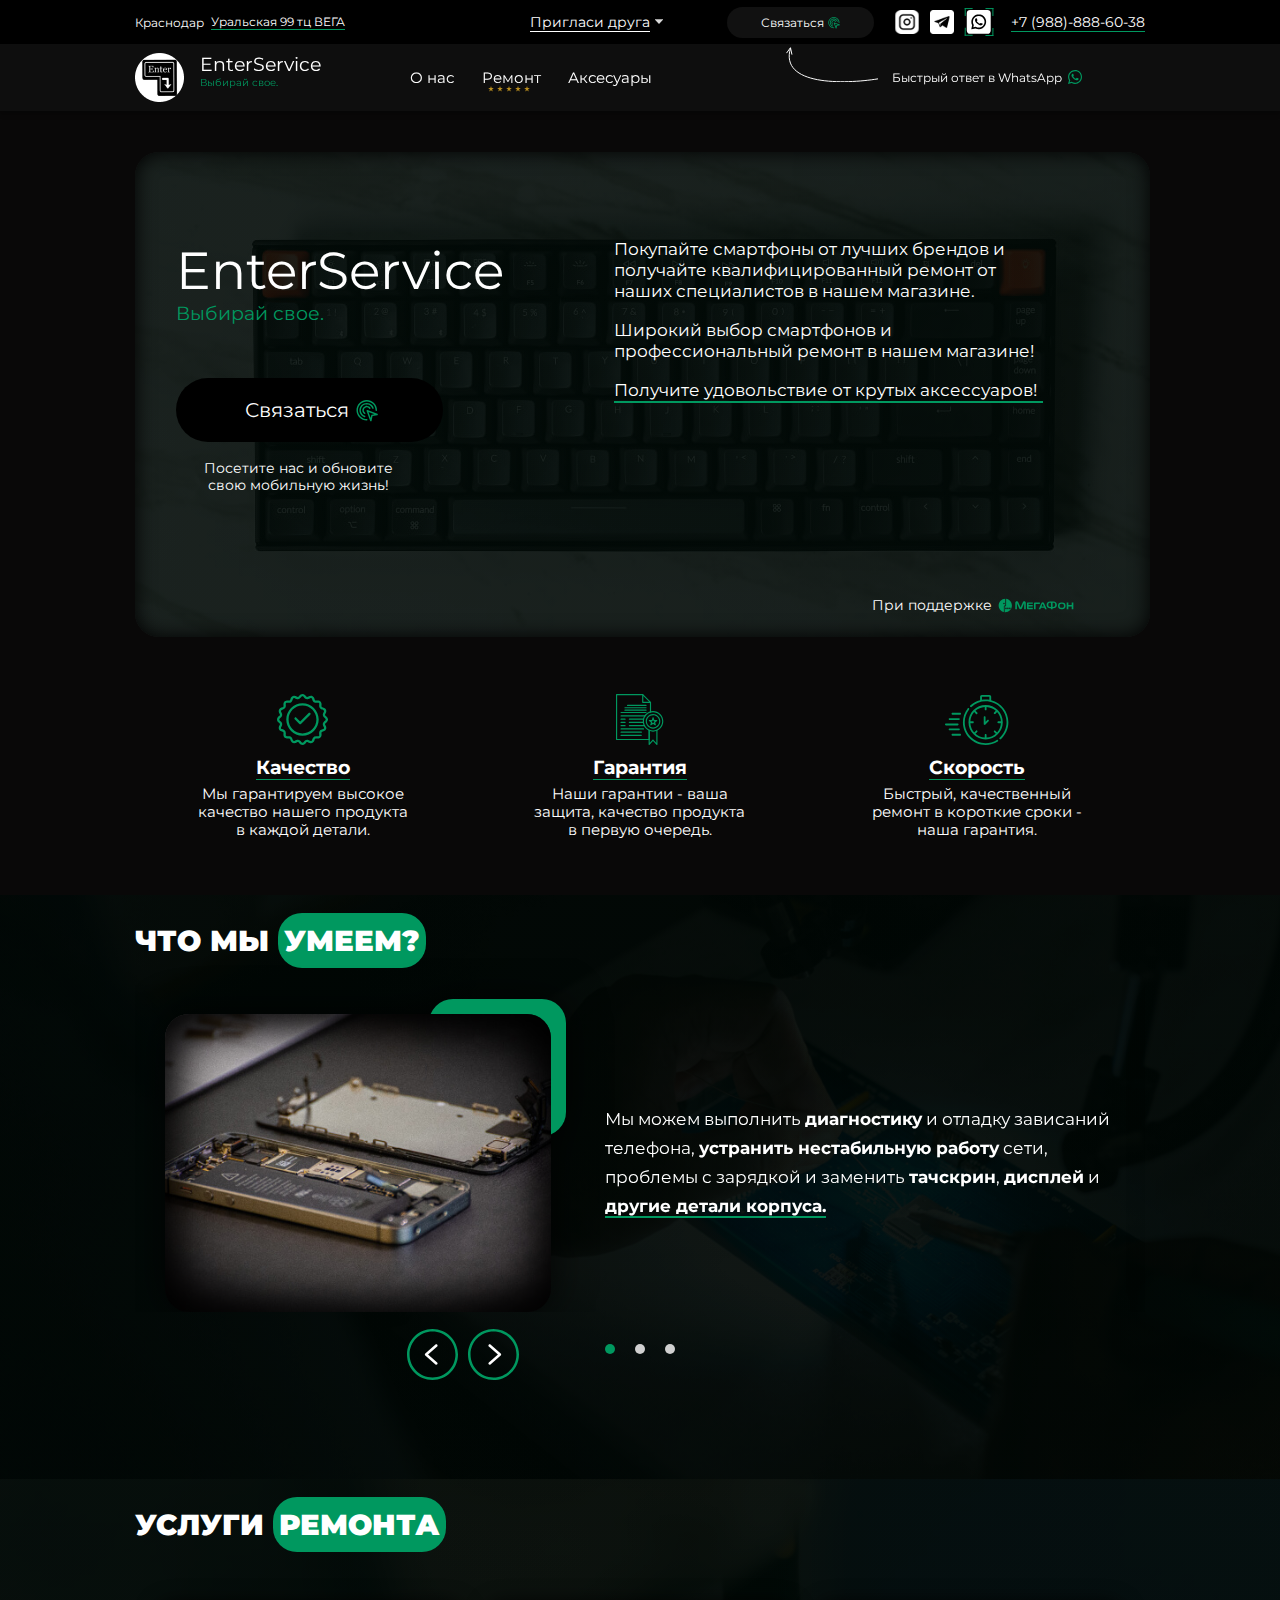
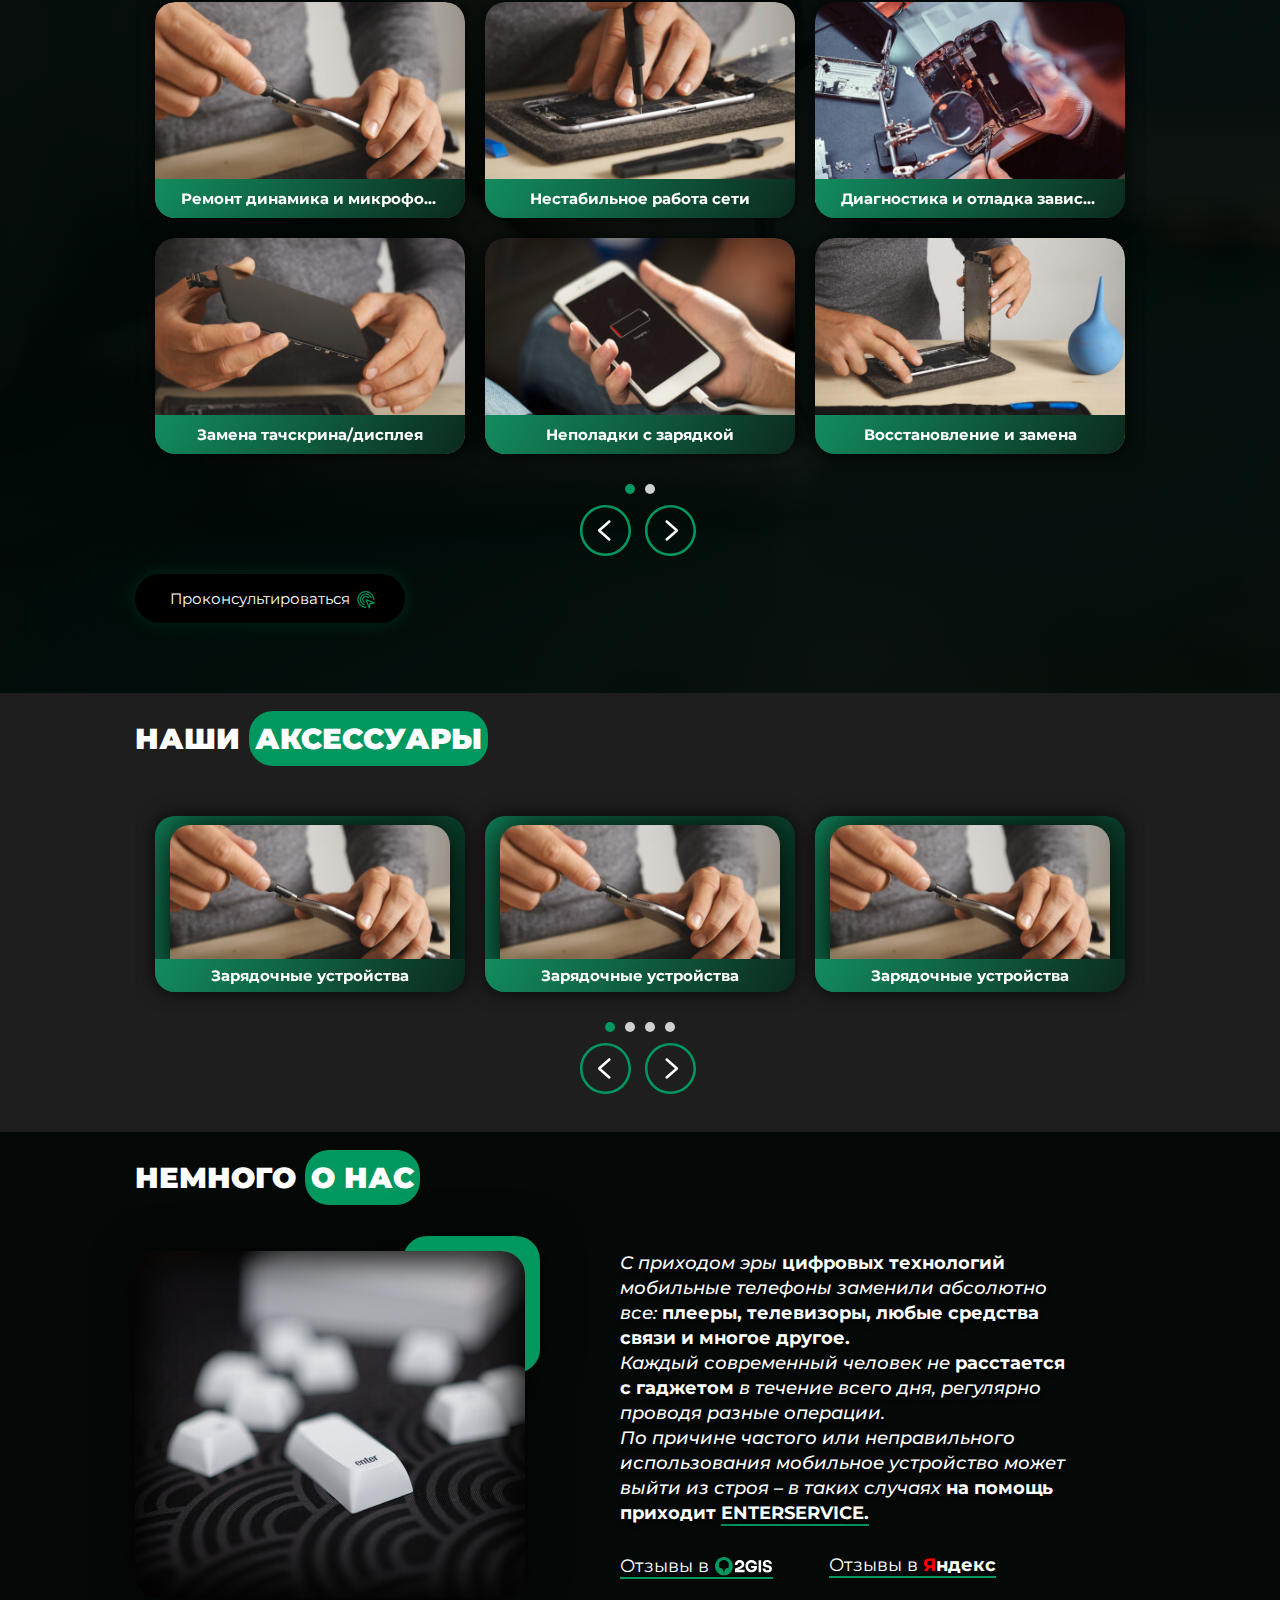
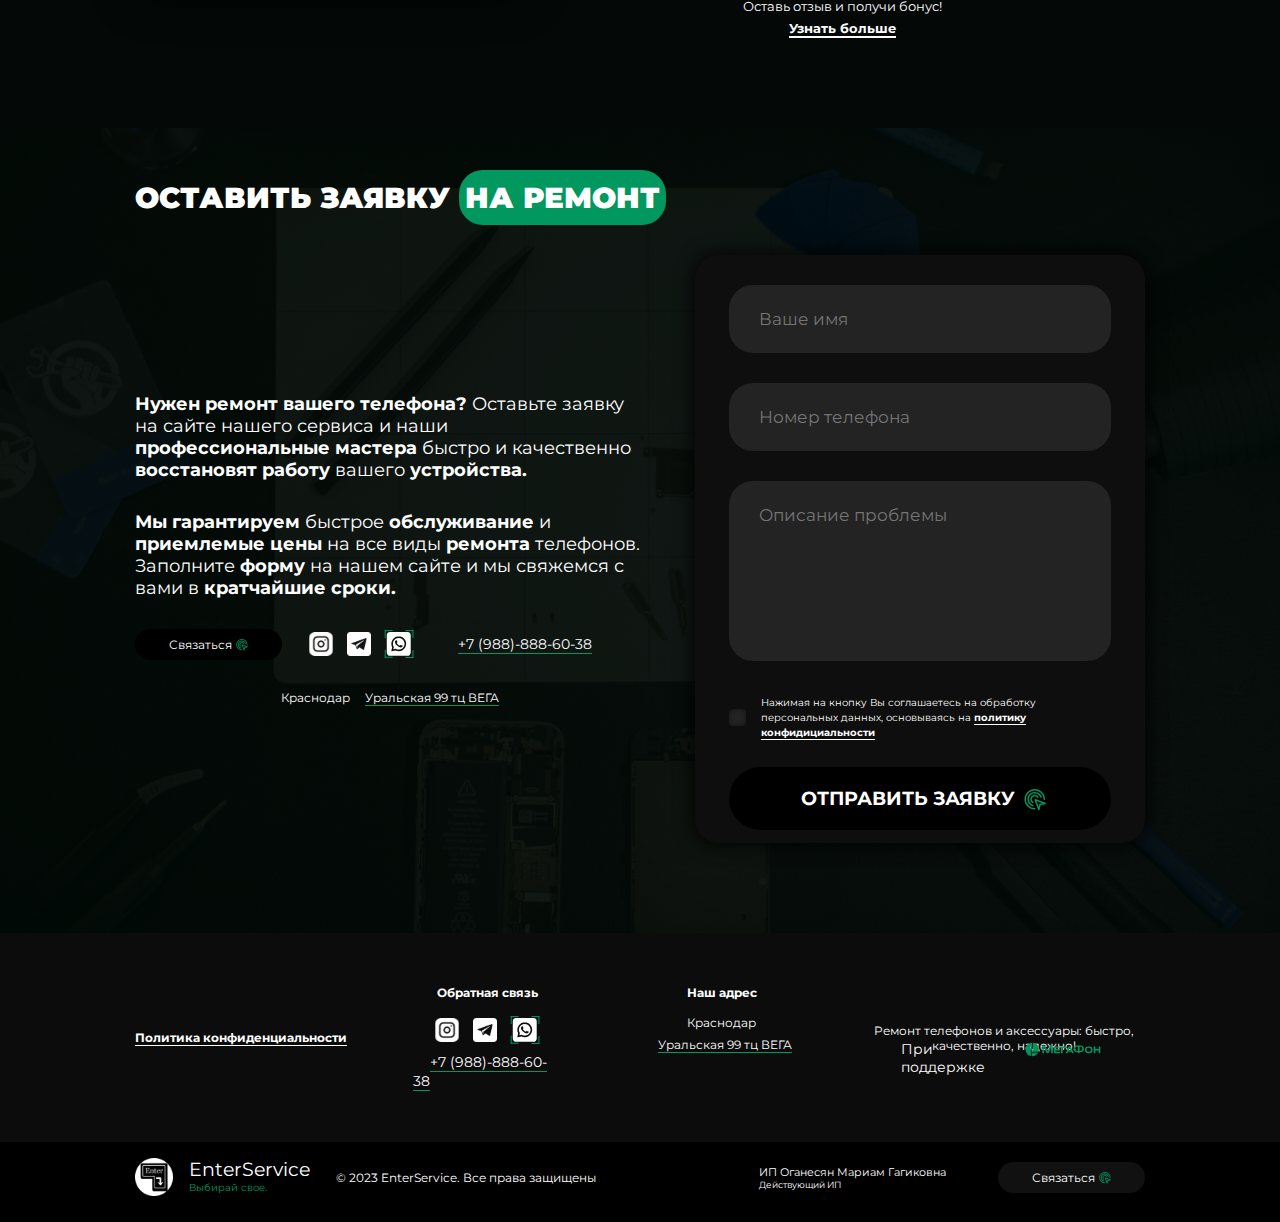
<file: index.html>
<!DOCTYPE html>
<html lang="ru">
<head>
    <meta charset="UTF-8">
    <meta http-equiv="X-UA-Compatible" content="IE=edge">
    <meta name="viewport" content="width=device-width, initial-scale=1.0">
    <title>EnterService - Ремонт телефонов и аксессуары.</title>
    <link rel="stylesheet" href="css/reset.css">
    <link rel="stylesheet" href="css/style.css">
</head>
<body>
    <!-- Кнопка scroll -->
    <div class="btn-top_block to-header">
        <img class="btn-top" src="img/icons/arrows/btn-top.svg" alt="Наверх">
    </div>
    <!-- Header(Menu) -->
    <header class="header">
        <div class="header-top">
            <div class="container">
                <div class="header-top-wrap">
                    <div class="header-top-wrap-block">


                        <div class="header-top-wrap-block--adress">
                            <p class="header-top-wrap-block--adress__text">
                                Краснодар
                            </p>
                            <p class="header-top-wrap-block--adress__text header-top-wrap-block--adress__text_border">
                                Уральская 99 тц ВЕГА
                            </p>
                        </div>
                        <div class="feedback-link-block">
                            <button class="header-top-wrap-block__btn">
                                Пригласи друга
                            </button>
                        </div>
                    </div>
                    <div class="header-top-wrap-block">
                        <a href="https://goo.su/RQOov1" target="_blank" class="header-top-wrap-block-btn-whatsapp">
                            Связаться
                        </a>
                        <div class="header-top-wrap-block__social-block">
                            <a href="https://www.instagram.com/enter_service_/" target="_blank" class="social-link">
                                <img src="img/icons/instagram.svg" alt="Инстаграм" class="header-top-wrap-block__social-block__icon">
                            </a>
                            <a href="https://t.me/enter_service_krd" target="_blank" class="social-link">
                                <img src="img/icons/telegram.svg" alt="Телеграм" class="header-top-wrap-block__social-block__icon">
                            </a>
                            <a href="https://goo.su/RQOov1" target="_blank" class="social-link">
                                <img src="img/icons/whatsapp.svg" alt="WhatsApp" class="header-top-wrap-block__social-block__icon header-top-wrap-block__social-block__icon_whatsapp">
                            </a>
                            
                            
                        </div>
                        <a href="tel:+79888886038" class="header-top-wrap-block-tel">+7 (988)-888-60-38</a>
                    </div>
                </div>
            </div>
            <div class="menu-list__item_feedback__block-wrap">
                <div class="menu-list__item_feedback__block">
                    <a href="#" class="logo"><img src="img/logo.png" alt="EnterService" class="logo-img logo-img-feedback"></a>
                    <div class="menu-list__item_feedback__block--info">
                        <h3 class="menu-list__item_feedback__block__title">Пригласить друга</h3>
                        <p class="menu-list__item_feedback__block__text">Пригласи друга и получай бонусы</p>
                        <a href="bonus.html" class="menu-list__item_feedback__block__link">Пригласить друга</a>
                    </div>
                    
                </div>
            </div>
        </div>
        <div class="header-bottom">
            <div class="container">
                <div class="header-bottom-wrap">
                    <div class="header-bottom-wrap-block">
                        <a href="/" class="logo">
                            <img src="img/logo.png" alt="EnterService" class="logo-img">
                            <div class="logo-text-block">
                                <p class="logo-title">EnterService</p>
                                <p class="logo-subtitle">Выбирай свое.</p>
                            </div>
                            
                        </a>
                        <nav class="menu">
                            <ul class="menu-list">
                                <li class="menu-list__item"><button class="menu-list__item__link to-about">О нас</button></li>
                                <li class="menu-list__item menu-list__item_stars"><button class="menu-list__item__link to-remont-service">Ремонт</button></li>
                                <li class="menu-list__item"><button class="menu-list__item__link to-accessories">Аксесуары</button></li>
                            </ul>
                        </nav>
                    </div>
                    <div class="header-bottom-wrap-block">
                        <p class="header-bottom-wrap-block__text-wa">Быстрый ответ в WhatsApp</p>
                    </div>
                </div>
                
            </div>
        </div>
    </header>
    <section  id="header" class="header-offer">
        <div class="container">
            <div class="header-offer-block">
                <div class="header-offer-block__main">
                    <h1 class="header-offer-block__main__title">
                        EnterService 
                    </h1>
                    <p class="header-offer-block__main__subtitle">Выбирай свое.</p>
                    <a href="https://goo.su/RQOov1" target="_blank" class="btn btn-offer">Связаться</a>
                    <p class="header-offer-block__main__text">Посетите нас и обновите свою мобильную жизнь!</p>
                </div>
                <div class="header-offer-block__right-info">
                    <p class="header-offer-block__right-info__text">Покупайте смартфоны от лучших брендов и получайте квалифицированный ремонт от наших специалистов в нашем магазине.</p>
                    <p class="header-offer-block__right-info__text">Широкий выбор смартфонов и профессиональный ремонт в нашем магазине!</p>
                    <p class="header-offer-block__right-info__text right-info__text_border">Получите удовольствие от крутых аксессуаров!</p>
                </div>
                <p class="megafon-text">При поддержке</p>
            </div>
            <div class="header-skills-blocks">
                <div class="header-skills-blocks__block">
                    <img src="img/icons/quality.svg" alt="Качество" class="header-skills-blocks__block__img">
                    <h3 class="header-skills-blocks__block__title">Качество</h3>
                    <p class="header-skills-blocks__block__text">Мы гарантируем высокое качество нашего продукта в каждой детали.</p>
                </div>
                <div class="header-skills-blocks__block">
                    <img src="img/icons/garant.svg" alt="Гарантия" class="header-skills-blocks__block__img">
                    <h3 class="header-skills-blocks__block__title">Гарантия</h3>
                    <p class="header-skills-blocks__block__text">Наши гарантии - ваша защита, качество продукта в первую очередь.</p>
                </div>
                <div class="header-skills-blocks__block">
                    <img src="img/icons/speed.svg" alt="Скорость" class="header-skills-blocks__block__img">
                    <h3 class="header-skills-blocks__block__title">Скорость</h3>
                    <p class="header-skills-blocks__block__text">Быстрый, качественный ремонт в короткие сроки - наша гарантия.</p>
                </div>
            </div>
        </div>
    </section>    
    <section class="know">
        <div class="container">
            <h2 class="section-title">Что мы <span>умеем?</span></h2>
            <div class="slider">
                <div class="slider-wrapeer">
                    <div class="slider__item slider__item-know">
                        <div class="know-slider-img-block">
                            <img src="img/skills-slider-one.jpg" alt="Мы можем выполнить диагностику и отладку зависаний телефона, устранить нестабильную работу сети, проблемы с зарядкой и заменить тачскрин, дисплей и другие детали корпуса." class="know-slider-img-block__img">
                        </div>
                        <p class="know-slider__text">
                            Мы можем выполнить <strong>диагностику</strong> и отладку зависаний телефона, <strong>устранить нестабильную работу</strong> сети, проблемы с зарядкой и заменить <strong>тачскрин</strong>, <strong>дисплей</strong> и <span><strong>другие детали корпуса.</strong></span>
                        </p>
                    </div>
                </div>
                <div class="slider-wrapeer">
                    <div class="slider__item slider__item-know">
                        <div class="know-slider-img-block">
                            <img src="img/skills-slider-two.jpg" alt="Мы также предлагаем услуги по ремонту и замене камеры, вспышки, а также чистку мобильного устройства от влаги и перепрошивку телефона." class="know-slider-img-block__img">
                        </div>
                        <p class="know-slider__text">
                            Мы также <strong>предлагаем</strong> услуги по ремонту и <strong>замене камеры, вспышки,</strong> а также <strong>чистку</strong> мобильного <span>устройства от <strong>влаги</strong> и <strong>перепрошивку</strong> телефона.</span>
                        </p>
                    </div>
                </div>
                <div class="slider-wrapeer">
                    <div class="slider__item slider__item-know">
                        <div class="know-slider-img-block">
                            <img src="img/skills-slider-three.jpg" alt="Все это позволяет нам обеспечить полноценное функционирование вашего мобильного устройства." class="know-slider-img-block__img">
                        </div>
                        <p class="know-slider__text">
                            Все это позволяет нам <strong>обеспечить</strong> полноценное <span><strong>функционирование</strong> вашего мобильного <strong>устройства.</strong></span>
                        </p>
                    </div>
                </div>
                
            </div>
        </div>
    </section>
    <section id="remont-service" class="remont-service">
        <div class="container">
            <h2 class="section-title">УСЛУГИ <span>РЕМОНТА</span></h2>
            <div class="slider-remont">
                <div class="remont-service-blocks-wrap slider-remont__item">

                    <a href="service-temp.html" class="blocks-wrap__block-wrapper">
                        <div class="remont-service-blocks-wrap__block">
                            <img src="img/remont-items/remont-item-img-1.jpg" alt="Ремонт динамика и микрофона" class="remont-service-blocks-wrap__block-img">
                            <div class="remont-service-blocks-wrap__block-block-text">
                                <p class="remont-service-blocks-wrap__block-block-text__text">Ремонт динамика и микрофона</p>
                            </div>
                        </div>
                    </a>
    
                    <a href="service-temp.html" class="blocks-wrap__block-wrapper">
                        <div class="remont-service-blocks-wrap__block">
                            <img src="img/remont-items/remont-item-img-2.jpg" alt="Нестабильное работа сети" class="remont-service-blocks-wrap__block-img">
                            <div class="remont-service-blocks-wrap__block-block-text">
                                <p class="remont-service-blocks-wrap__block-block-text__text">Нестабильное работа сети</p>
                            </div>
                        </div>
                    </a>
                    
                    <a href="service-temp.html" class="blocks-wrap__block-wrapper">
                        <div class="remont-service-blocks-wrap__block">
                            <img src="img/remont-items/remont-item-img-3.jpg" alt="Диагностика и отладка зависаний" class="remont-service-blocks-wrap__block-img">
                            <div class="remont-service-blocks-wrap__block-block-text">
                                <p class="remont-service-blocks-wrap__block-block-text__text">Диагностика и отладка зависаний</p>
                            </div>
                        </div>
                    </a>
                    <a href="service-temp.html" class="blocks-wrap__block-wrapper">
                        <div class="remont-service-blocks-wrap__block">
                            <img src="img/remont-items/remont-item-img-4.jpg" alt="Замена тачскрина/дисплея" class="remont-service-blocks-wrap__block-img">
                            <div class="remont-service-blocks-wrap__block-block-text">
                                <p class="remont-service-blocks-wrap__block-block-text__text">Замена тачскрина/дисплея</p>
                            </div>
                        </div>
                    </a>
    
                    <a href="service-temp.html" class="blocks-wrap__block-wrapper">
                        <div class="remont-service-blocks-wrap__block">
                            <img src="img/remont-items/remont-item-img-5.jpg" alt="Неполадки с зарядкой" class="remont-service-blocks-wrap__block-img">
                            <div class="remont-service-blocks-wrap__block-block-text">
                                <p class="remont-service-blocks-wrap__block-block-text__text">Неполадки с зарядкой</p>
                            </div>
                        </div>
                    </a>
    
                    <a href="service-temp.html" class="blocks-wrap__block-wrapper">
                        <div class="remont-service-blocks-wrap__block">
                            <img src="img/remont-items/remont-item-img-6.jpg" alt="Восстановление и замена" class="remont-service-blocks-wrap__block-img">
                            <div class="remont-service-blocks-wrap__block-block-text">
                                <p class="remont-service-blocks-wrap__block-block-text__text">Восстановление и замена</p>
                            </div>
                        </div>
                    </a>
    
                    
                </div>
                <div class="remont-service-blocks-wrap slider-remont__item">
    
                    <a href="service-temp.html" class="blocks-wrap__block-wrapper">
                        <div class="remont-service-blocks-wrap__block">
                            <img src="img/remont-items/remont-item-img-7.jpg" alt="Ремонт/замена камеры/вспышки" class="remont-service-blocks-wrap__block-img">
                            <div class="remont-service-blocks-wrap__block-block-text">
                                <p class="remont-service-blocks-wrap__block-block-text__text">Ремонт/замена камеры/вспышки</p>
                            </div>
                        </div>
                    </a>
    
                    <a href="service-temp.html" class="blocks-wrap__block-wrapper">
                        <div class="remont-service-blocks-wrap__block">
                            <img src="img/remont-items/remont-item-img-8.jpg" alt="Устранение от влаги" class="remont-service-blocks-wrap__block-img">
                            <div class="remont-service-blocks-wrap__block-block-text">
                                <p class="remont-service-blocks-wrap__block-block-text__text">Устранение от влаги</p>
                            </div>
                        </div>
                    </a>
                    
                    <a href="service-temp.html" class="blocks-wrap__block-wrapper">
                        <div class="remont-service-blocks-wrap__block">
                            <img src="img/remont-items/remont-item-img-9.jpg" alt="Перепрошивка устройства" class="remont-service-blocks-wrap__block-img">
                            <div class="remont-service-blocks-wrap__block-block-text">
                                <p class="remont-service-blocks-wrap__block-block-text__text">Перепрошивка устройства</p>
                            </div>
                        </div>
                    </a>
                    <a href="service-temp.html" class="blocks-wrap__block-wrapper">
                        <div class="remont-service-blocks-wrap__block">
                            <img src="img/remont-items/remont-item-img-10.jpg" alt="Подготовка телефона к продаже" class="remont-service-blocks-wrap__block-img">
                            <div class="remont-service-blocks-wrap__block-block-text">
                                <p class="remont-service-blocks-wrap__block-block-text__text">Подготовка телефона к продаже</p>
                            </div>
                        </div>
                    </a>
    
                    <a href="service-temp.html" class="blocks-wrap__block-wrapper">
                        <div class="remont-service-blocks-wrap__block">
                            <img src="img/remont-items/remont-item-img-11.jpg" alt="Ремонт кнопок управления" class="remont-service-blocks-wrap__block-img">
                            <div class="remont-service-blocks-wrap__block-block-text">
                                <p class="remont-service-blocks-wrap__block-block-text__text">Ремонт кнопок управления</p>
                            </div>
                        </div>
                    </a>
    
                    <a href="service-temp.html" class="blocks-wrap__block-wrapper">
                        <div class="remont-service-blocks-wrap__block">
                            <img src="img/remont-items/remont-item-img-12.jpg" alt="Ремонт слотов SIM-карт" class="remont-service-blocks-wrap__block-img">
                            <div class="remont-service-blocks-wrap__block-block-text">
                                <p class="remont-service-blocks-wrap__block-block-text__text">Ремонт слотов SIM-карт</p>
                            </div>
                        </div>
                    </a>
    
                    
                </div>
            </div>
            <button class="btn-min to-order-project">Проконсультироваться</button>
        </div>
    </section>
    <section id="accessories" class="accessories">
        <div class="container">
            <h2 class="section-title">НАШИ <span>Аксессуары</span></h2> 
            <div class="slider-remont">
                <div class="remont-service-blocks-wrap slider-remont__item">
                    <a href="accessories-temp.html" class="remont-service-blocks-wrap__block remont-service-blocks-wrap__block_accessories">
                        <div class="accessories-img-wrap">
                            <img src="img/remont-items/remont-item-img-1.jpg" alt="Зарядочные устройства" class="remont-service-blocks-wrap__block-img remont-service-blocks-wrap__block-img_wrap__block_accessories">
                        </div>
                        <div class="remont-service-blocks-wrap__block-block-text">
                            <p class="remont-service-blocks-wrap__block-block-text__text remont-service-blocks-wrap__block-block-text__text_accessories">Зарядочные устройства</p>
                        </div>
                    </a>
                    <a href="accessories-temp.html" class="remont-service-blocks-wrap__block remont-service-blocks-wrap__block_accessories">
                        <div class="accessories-img-wrap">
                            <img src="img/remont-items/remont-item-img-1.jpg" alt="Зарядочные устройства" class="remont-service-blocks-wrap__block-img remont-service-blocks-wrap__block-img_wrap__block_accessories">
                        </div>
                        <div class="remont-service-blocks-wrap__block-block-text">
                            <p class="remont-service-blocks-wrap__block-block-text__text remont-service-blocks-wrap__block-block-text__text_accessories">Зарядочные устройства</p>
                        </div>
                    </a>
                    <a href="accessories-temp.html" class="remont-service-blocks-wrap__block remont-service-blocks-wrap__block_accessories">
                        <div class="accessories-img-wrap">
                            <img src="img/remont-items/remont-item-img-1.jpg" alt="Зарядочные устройства" class="remont-service-blocks-wrap__block-img remont-service-blocks-wrap__block-img_wrap__block_accessories">
                        </div>
                        <div class="remont-service-blocks-wrap__block-block-text">
                            <p class="remont-service-blocks-wrap__block-block-text__text remont-service-blocks-wrap__block-block-text__text_accessories">Зарядочные устройства</p>
                        </div>
                    </a>
                </div>
                
                <div class="remont-service-blocks-wrap slider-remont__item">
                    <a href="accessories-temp.html" class="remont-service-blocks-wrap__block remont-service-blocks-wrap__block_accessories">
                        <div class="accessories-img-wrap">
                            <img src="img/remont-items/remont-item-img-1.jpg" alt="Зарядочные устройства" class="remont-service-blocks-wrap__block-img remont-service-blocks-wrap__block-img_wrap__block_accessories">
                        </div>
                        <div class="remont-service-blocks-wrap__block-block-text">
                            <p class="remont-service-blocks-wrap__block-block-text__text remont-service-blocks-wrap__block-block-text__text_accessories">Зарядочные устройства</p>
                        </div>
                    </a>
                    <a href="accessories-temp.html" class="remont-service-blocks-wrap__block remont-service-blocks-wrap__block_accessories">
                        <div class="accessories-img-wrap">
                            <img src="img/remont-items/remont-item-img-1.jpg" alt="Зарядочные устройства" class="remont-service-blocks-wrap__block-img remont-service-blocks-wrap__block-img_wrap__block_accessories">
                        </div>
                        <div class="remont-service-blocks-wrap__block-block-text">
                            <p class="remont-service-blocks-wrap__block-block-text__text remont-service-blocks-wrap__block-block-text__text_accessories">Зарядочные устройства</p>
                        </div>
                    </a>
                    <a href="accessories-temp.html" class="remont-service-blocks-wrap__block remont-service-blocks-wrap__block_accessories">
                        <div class="accessories-img-wrap">
                            <img src="img/remont-items/remont-item-img-1.jpg" alt="Зарядочные устройства" class="remont-service-blocks-wrap__block-img remont-service-blocks-wrap__block-img_wrap__block_accessories">
                        </div>
                        <div class="remont-service-blocks-wrap__block-block-text">
                            <p class="remont-service-blocks-wrap__block-block-text__text remont-service-blocks-wrap__block-block-text__text_accessories">Зарядочные устройства</p>
                        </div>
                    </a>
                </div>

                <div class="remont-service-blocks-wrap slider-remont__item">
                    <a href="accessories-temp.html" class="remont-service-blocks-wrap__block remont-service-blocks-wrap__block_accessories">
                        <div class="accessories-img-wrap">
                            <img src="img/remont-items/remont-item-img-1.jpg" alt="Зарядочные устройства" class="remont-service-blocks-wrap__block-img remont-service-blocks-wrap__block-img_wrap__block_accessories">
                        </div>
                        <div class="remont-service-blocks-wrap__block-block-text">
                            <p class="remont-service-blocks-wrap__block-block-text__text remont-service-blocks-wrap__block-block-text__text_accessories">Зарядочные устройства</p>
                        </div>
                    </a>
                    <a href="accessories-temp.html" class="remont-service-blocks-wrap__block remont-service-blocks-wrap__block_accessories">
                        <div class="accessories-img-wrap">
                            <img src="img/remont-items/remont-item-img-1.jpg" alt="Зарядочные устройства" class="remont-service-blocks-wrap__block-img remont-service-blocks-wrap__block-img_wrap__block_accessories">
                        </div>
                        <div class="remont-service-blocks-wrap__block-block-text">
                            <p class="remont-service-blocks-wrap__block-block-text__text remont-service-blocks-wrap__block-block-text__text_accessories">Зарядочные устройства</p>
                        </div>
                    </a>
                    <a href="accessories-temp.html" class="remont-service-blocks-wrap__block remont-service-blocks-wrap__block_accessories">
                        <div class="accessories-img-wrap">
                            <img src="img/remont-items/remont-item-img-1.jpg" alt="Зарядочные устройства" class="remont-service-blocks-wrap__block-img remont-service-blocks-wrap__block-img_wrap__block_accessories">
                        </div>
                        <div class="remont-service-blocks-wrap__block-block-text">
                            <p class="remont-service-blocks-wrap__block-block-text__text remont-service-blocks-wrap__block-block-text__text_accessories">Зарядочные устройства</p>
                        </div>
                    </a>
                </div>

                <div class="remont-service-blocks-wrap slider-remont__item">
                    <a href="accessories-temp.html" class="remont-service-blocks-wrap__block remont-service-blocks-wrap__block_accessories">
                        <div class="accessories-img-wrap">
                            <img src="img/remont-items/remont-item-img-1.jpg" alt="Зарядочные устройства" class="remont-service-blocks-wrap__block-img remont-service-blocks-wrap__block-img_wrap__block_accessories">
                        </div>
                        <div class="remont-service-blocks-wrap__block-block-text">
                            <p class="remont-service-blocks-wrap__block-block-text__text remont-service-blocks-wrap__block-block-text__text_accessories">Зарядочные устройства</p>
                        </div>
                    </a>
                    <a href="accessories-temp.html" class="remont-service-blocks-wrap__block remont-service-blocks-wrap__block_accessories">
                        <div class="accessories-img-wrap">
                            <img src="img/remont-items/remont-item-img-1.jpg" alt="Зарядочные устройства" class="remont-service-blocks-wrap__block-img remont-service-blocks-wrap__block-img_wrap__block_accessories">
                        </div>
                        <div class="remont-service-blocks-wrap__block-block-text">
                            <p class="remont-service-blocks-wrap__block-block-text__text remont-service-blocks-wrap__block-block-text__text_accessories">Зарядочные устройства</p>
                        </div>
                    </a>
                    <a href="accessories-temp.html" class="remont-service-blocks-wrap__block remont-service-blocks-wrap__block_accessories">
                        <div class="accessories-img-wrap">
                            <img src="img/remont-items/remont-item-img-1.jpg" alt="Зарядочные устройства" class="remont-service-blocks-wrap__block-img remont-service-blocks-wrap__block-img_wrap__block_accessories">
                        </div>
                        <div class="remont-service-blocks-wrap__block-block-text">
                            <p class="remont-service-blocks-wrap__block-block-text__text remont-service-blocks-wrap__block-block-text__text_accessories">Зарядочные устройства</p>
                        </div>
                    </a>
                </div>
            </div>
        </div>
    </section>
    <section id="about" class="about">
        <div class="container">
            <h2 class="section-title">Немного <span>о нас</span></h2>
            <div class="about-wrap">
                <div class="know-slider-img-block about-img">
                    <img src="img/about-img.jpg" alt="Мы можем выполнить диагностику и отладку зависаний телефона, устранить нестабильную работу сети, проблемы с зарядкой и заменить тачскрин, дисплей и другие детали корпуса." class="know-slider-img-block__img">
                </div>
                <div class="about-info">
                    <p class="about-text">С приходом эры <strong>цифровых технологий</strong> мобильные телефоны заменили абсолютно все: <strong>плееры, телевизоры, любые средства связи и многое другое.</strong><br>Каждый современный человек не <strong>расстается с гаджетом</strong> в течение всего дня, регулярно проводя разные операции.<br>По причине частого или неправильного использования мобильное устройство может выйти из строя – в таких случаях <strong>на помощь приходит <span>EnterService.</span></strong></p>
                    <div class="feedback-block">
                        <a href="https://goo.su/qHdhT2F" target="_blank" class="feedback-block__link feedback-block__link_2gis">Отзывы в</a>
                        <a href="https://goo.su/7z8vx" target="_blank" class="feedback-block__link">Отзывы в <strong><span>Я</span>ндекс</strong></a>
                    </div>
                    <div class="feedback-block-friend">
                        <p class="feedback-block-friend__text">Оставь отзыв и получи бонус!</p>
                        <a href="bonus.html" class="feedback-block-friend__link">Узнать больше</a>
                    </div>
                </div>
            </div>
        </div>
    </section>
    <section id="order-project" class="order-to-remont">
        <div class="container">
            <h2 class="section-title">Оставить заявку <span>на ремонт</span></h2>
            <div class="order-to-remont-wrap">
                <div class="order-to-remont-wrap-info">
                    <p class="order-to-remont-wrap-info__text"><strong>Нужен ремонт вашего телефона?</strong> Оставьте заявку на сайте нашего сервиса и наши <strong>профессиональные мастера</strong> быстро и качественно <strong>восстановят работу</strong> вашего <strong>устройства.</strong></p>
                    <p class="order-to-remont-wrap-info__text"><strong>Мы гарантируем</strong> быстрое <strong>обслуживание</strong> и <strong>приемлемые цены</strong> на все виды <strong>ремонта</strong> телефонов. Заполните <strong>форму</strong> на нашем сайте и мы свяжемся с вами в <strong>кратчайшие сроки.</strong></p>
                    <div class="header-top-wrap-block header-top-wrap-block__info-order">
                        <a href="https://goo.su/RQOov1" target="_blank" class="header-top-wrap-block-btn-whatsapp btn_black">
                            Связаться
                        </a>
                        <div class="header-top-wrap-block__social-block header-top-wrap-block__social-block__info-order">
                            <a href="https://www.instagram.com/enter_service_/" target="_blank" class="social-link">
                                <img src="img/icons/instagram.svg" alt="Инстаграм" class="header-top-wrap-block__social-block__icon">
                            </a>
                            <a href="https://t.me/enter_service_krd" target="_blank" class="social-link">
                                <img src="img/icons/telegram.svg" alt="Телеграм" class="header-top-wrap-block__social-block__icon">
                            </a>
                            <a href="https://goo.su/RQOov1" target="_blank" class="social-link">
                                <img src="img/icons/whatsapp.svg" alt="WhatsApp" class="header-top-wrap-block__social-block__icon header-top-wrap-block__social-block__icon_whatsapp">
                            </a>
                        </div>
                        <a href="tel:+79888886038" class="header-top-wrap-block-tel">+7 (988)-888-60-38</a>
                    </div>
                    <div class="header-top-wrap-block--adress header-top-wrap-block--adress__info-order">
                        <p class="header-top-wrap-block--adress__text">
                            Краснодар
                        </p>
                        <p class="header-top-wrap-block--adress__text header-top-wrap-block--adress__text_border">
                            Уральская 99 тц ВЕГА
                        </p>
                    </div>
                </div>
                <form action="#" class="order-to-remont-wrap-form form">
                    <input type="text" class="input" placeholder="Ваше имя" required>
                    <input type="text" class="input" placeholder="Номер телефона" required>
                    <textarea class="input textarea" placeholder="Описание проблемы" name="desc" id="desc"></textarea>
                    <label class="checkbox-wrap">
                        <input type="checkbox" name="policy-active" class="checkbox" required>
                        <span class="custom-checkbox"></span>
                        <p class="checkbox-text checkbox-text-modal">Нажимая на кнопку Вы соглашаетесь на обработку персональных данных, основываясь на <a href="privacy-policy.html"><strong>политику конфидициальности</strong></a></p>
                    </label>
                    <button class="btn form-btn">ОТПРАВИТЬ ЗАЯВКУ</button>
                </form>
            </div>
        </div>
    </section>
    <footer class="footer">
        <div class="container">
            <div class="footer-wrap">
                <a href="#" class="footer-policy-link">Политика конфиденциальности</a>
                <div class="footer-wrap-block-main">
                    <div class="footer-wrap-block">
                        <h4 class="footer-wrap-block__title">Обратная связь</h4>
                        <div class="footer-wrap-block__info">
                            <div class="header-top-wrap-block__social-block header-top-wrap-block__social-block__info-order header-top-wrap-block__social-block__footer">
                                <a href="https://www.instagram.com/enter_service_/" target="_blank" class="social-link">
                                    <img src="img/icons/instagram.svg" alt="Инстаграм" class="header-top-wrap-block__social-block__icon">
                                </a>
                                <a href="https://t.me/enter_service_krd" target="_blank" class="social-link">
                                    <img src="img/icons/telegram.svg" alt="Телеграм" class="header-top-wrap-block__social-block__icon">
                                </a>
                                <a href="https://goo.su/RQOov1" target="_blank" class="social-link">
                                    <img src="img/icons/whatsapp.svg" alt="WhatsApp" class="header-top-wrap-block__social-block__icon header-top-wrap-block__social-block__icon_whatsapp">
                                </a>
                            </div>
                            <a href="tel:+79888886038" class="header-top-wrap-block-tel">+7 (988)-888-60-38</a>
                        </div>
                    </div>
    
                    <div class="footer-wrap-block">
                        <h4 class="footer-wrap-block__title">Наш адрес</h4>
                        <div class="footer-wrap-block__info">
                            <div class="header-top-wrap-block--adress adress-footer">
                                <p class="header-top-wrap-block--adress__text adress__text__footer">
                                    Краснодар
                                </p>
                                <p class="header-top-wrap-block--adress__text header-top-wrap-block--adress__text_border">
                                    Уральская 99 тц ВЕГА
                                </p>
                            </div>
                        </div>
                    </div>
                </div>
                <div class="footer__text-block">
                    <p class="footer__text">Ремонт телефонов и аксессуары: быстро, качественно, надежно!</p>
                    <p class="megafon-text megafon-text__footer">При поддержке</p>
                </div>
            </div>
        </div>
        <div class="footer-bottom">
            <div class="container">
                <div class="footer-bottom-wrap">
                    <a href="/" class="logo logo-footer-bottom">
                        <img src="img/logo.png" alt="EnterService" class="logo-img">
                        <div class="logo-text-block">
                            <p class="logo-title">EnterService</p>
                            <p class="logo-subtitle">Выбирай свое.</p>
                        </div>
                    </a>
                    <p class="footer-bottom-wrap__text">© 2023 EnterService. Все права защищены</p>
                    <div class="footer-wrap-info">
                        <div class="footer-bottom-wrap__block-text">
                            <p class="footer-bottom-wrap__block-text__text">ИП Оганесян Мариам Гагиковна</p>
                            <p class="footer-bottom-wrap__block-text__text_small">Действующий ИП</p>
                        </div>
                        <a href="https://goo.su/RQOov1" target="_blank" class="header-top-wrap-block-btn-whatsapp">Связаться</a>
                    </div>
                </div>
            </div>
        </div>
    </footer>


    <script src="js/jquery-3.6.4.min.js"></script>
    <script src="js/slick.min.js"></script>
    <script src="js/main.js"></script>
</body>
</html>
</file>
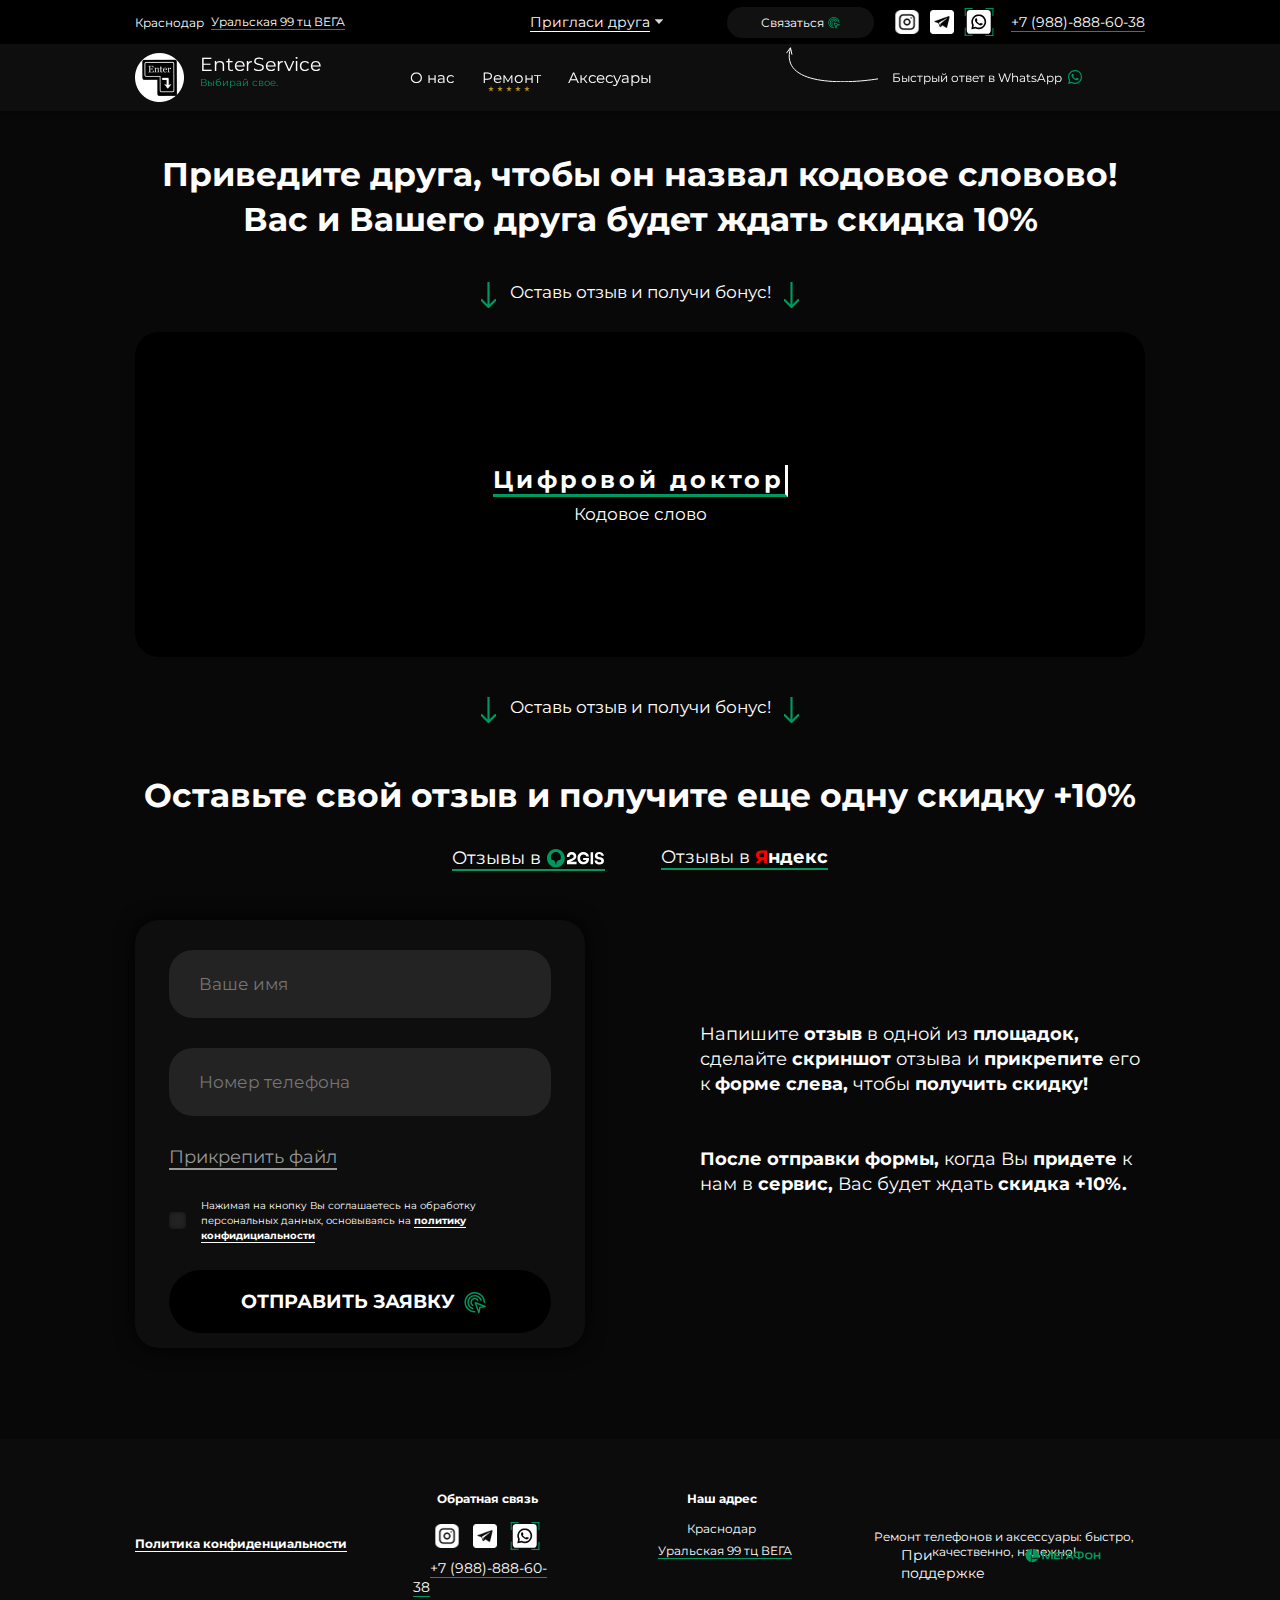
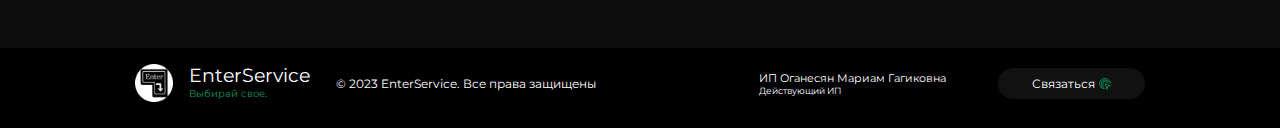
<file: bonus.html>
<!DOCTYPE html>
<html lang="ru">
<head>
    <meta charset="UTF-8">
    <meta http-equiv="X-UA-Compatible" content="IE=edge">
    <meta name="viewport" content="width=device-width, initial-scale=1.0">
    <title>EnterService - Зарядочные устройства</title>
    <link rel="stylesheet" href="css/reset.css">
    <link rel="stylesheet" href="css/style.css">
</head>
<body>
    <!-- Кнопка scroll -->
    <div class="btn-top_block to-header">
        <img class="btn-top" src="img/icons/arrows/btn-top.svg" alt="Наверх">
    </div>
    <!-- Header(Menu) -->
    <header class="header">
        <div class="header-top">
            <div class="container">
                <div class="header-top-wrap">
                    <div class="header-top-wrap-block">


                        <div class="header-top-wrap-block--adress">
                            <p class="header-top-wrap-block--adress__text">
                                Краснодар
                            </p>
                            <p class="header-top-wrap-block--adress__text header-top-wrap-block--adress__text_border">
                                Уральская 99 тц ВЕГА
                            </p>
                        </div>
                        <div class="feedback-link-block">
                            <button class="header-top-wrap-block__btn">
                                Пригласи друга
                            </button>
                        </div>

                    </div>
                    <div class="header-top-wrap-block">
                        <a href="https://goo.su/RQOov1" target="_blank" class="header-top-wrap-block-btn-whatsapp">
                            Связаться
                        </a>
                        <div class="header-top-wrap-block__social-block">
                            <a href="https://www.instagram.com/enter_service_/" target="_blank" class="social-link">
                                <img src="img/icons/instagram.svg" alt="Инстаграм" class="header-top-wrap-block__social-block__icon">
                            </a>
                            <a href="https://t.me/enter_service_krd" target="_blank" class="social-link">
                                <img src="img/icons/telegram.svg" alt="Телеграм" class="header-top-wrap-block__social-block__icon">
                            </a>
                            <a href="https://goo.su/RQOov1" target="_blank" class="social-link">
                                <img src="img/icons/whatsapp.svg" alt="WhatsApp" class="header-top-wrap-block__social-block__icon header-top-wrap-block__social-block__icon_whatsapp">
                            </a>
                        </div>
                        <a href="tel:+79888886038" class="header-top-wrap-block-tel">+7 (988)-888-60-38</a>
                    </div>
                </div>
            </div>
            <div class="menu-list__item_feedback__block-wrap">
                <div class="menu-list__item_feedback__block">
                    <a href="index.html" class="logo"><img src="img/logo.png" alt="EnterService" class="logo-img logo-img-feedback"></a>
                    <div class="menu-list__item_feedback__block--info">
                        <h3 class="menu-list__item_feedback__block__title">Пригласить друга</h3>
                        <p class="menu-list__item_feedback__block__text">Пригласи друга и получай бонусы</p>
                        <a href="bonus.html" class="menu-list__item_feedback__block__link">Пригласить друга</a>
                    </div>
                    
                </div>
            </div>
        </div>
        <div class="header-bottom">
            <div class="container">
                <div class="header-bottom-wrap">
                    <div class="header-bottom-wrap-block">
                        <a href="/" class="logo">
                            <img src="img/logo.png" alt="EnterService" class="logo-img">
                            <div class="logo-text-block">
                                <p class="logo-title">EnterService</p>
                                <p class="logo-subtitle">Выбирай свое.</p>
                            </div>
                            
                        </a>
                        <nav class="menu">
                            <ul class="menu-list">
                                <a href="index.html#about" class="menu-list__item"><button class="menu-list__item__link">О нас</button></a>
                                <a href="index.html#remont-service" class="menu-list__item menu-list__item_stars"><button class="menu-list__item__link">Ремонт</button></a>
                                <a href="index.html#accessories" class="menu-list__item"><button class="menu-list__item__link">Аксесуары</button></a>
                            </ul>
                        </nav>
                    </div>
                    <div class="header-bottom-wrap-block">
                        <p class="header-bottom-wrap-block__text-wa">Быстрый ответ в WhatsApp</p>
                    </div>
                </div>
            </div>
        </div>
    </header>
    <section id="header" class="header-offer">
        <div class="container">
            <h1 class="bonus-title">Приведите друга, чтобы он назвал кодовое словово!<br>Вас и Вашего друга будет ждать скидка 10%</h1>
            <p class="bonus-feedback-text">Оставь отзыв и получи бонус!</p>
            <div class="code-word-wrap">
                <div class="code-word-block">
                    <!-- <h1 class="typing-text">Example Text</h1> -->
                    <p class="code-word-block__item typewriter typing-text">Цифровой доктор</p>
                    
                    <p class="code-word-block__item_sub">Кодовое слово</p>
                </div>
            </div>
            <p class="bonus-feedback-text">Оставь отзыв и получи бонус!</p>
            
        </div>
    </section>
    <section class="feedback-form">
        <div class="container">
            <h1 class="bonus-title">Оставьте свой отзыв и получите еще одну скидку +10%</h1>
            <div class="feedback-block-bonus">
                <div class="feedback-block">
                    <a href="https://goo.su/qHdhT2F" target="_blank" class="feedback-block__link feedback-block__link_2gis">Отзывы в</a>
                    <a href="https://goo.su/7z8vx" target="_blank" class="feedback-block__link">Отзывы в <strong><span>Я</span>ндекс</strong></a>
                </div>
            </div>
            <div class="feedback-form-wrapper">
                <form action="#" class="order-to-remont-wrap-form form form-bonus">
                    <input type="text" class="input" placeholder="Ваше имя" required>
                    <input type="text" class="input" placeholder="Номер телефона" required>
                    <!-- <input class="file" type="file" id="myfile" name="myfile"> -->
                    <input class="file" type="file" id="myfile" name="myfile">
                    <label for="myfile" class="custom-file-upload">Прикрепить файл</label>
                    <label class="checkbox-wrap checkbox-wrap-modal">
                        <input type="checkbox" name="policy-active" class="checkbox" required>
                        <span class="custom-checkbox"></span>
                        <p class="checkbox-text checkbox-text-modal">Нажимая на кнопку Вы соглашаетесь на обработку персональных данных, основываясь на <a href="privacy-policy.html"><strong>политику конфидициальности</strong></a></p>
                    </label>
                    <button class="btn form-btn">ОТПРАВИТЬ ЗАЯВКУ</button>
                </form>
                <div class="feedback-form-wrapper__info">
                    <p class="feedback-form-wrapper__info__text">Напишите <strong>отзыв</strong> в одной из <strong>площадок,</strong> сделайте <strong>скриншот</strong> отзыва и <strong>прикрепите</strong> его к <strong>форме слева,</strong> чтобы <strong>получить скидку!</strong></p>
                    <p class="feedback-form-wrapper__info__text"><strong>После отправки формы,</strong> когда Вы <strong>придете</strong> к нам в <strong>сервис,</strong> Вас будет ждать <strong>скидка +10%.</strong></p>
                </div>
            </div>
            
        </div>
    </section>

    <footer class="footer">
        <div class="container">
            <div class="footer-wrap">
                <a href="#" class="footer-policy-link">Политика конфиденциальности</a>
                <div class="footer-wrap-block-main">
                    <div class="footer-wrap-block">
                        <h4 class="footer-wrap-block__title">Обратная связь</h4>
                        <div class="footer-wrap-block__info">
                            <div class="header-top-wrap-block__social-block header-top-wrap-block__social-block__info-order header-top-wrap-block__social-block__footer">
                                <a href="https://www.instagram.com/enter_service_/" target="_blank" class="social-link">
                                    <img src="img/icons/instagram.svg" alt="Инстаграм" class="header-top-wrap-block__social-block__icon">
                                </a>
                                <a href="https://t.me/enter_service_krd" target="_blank" class="social-link">
                                    <img src="img/icons/telegram.svg" alt="Телеграм" class="header-top-wrap-block__social-block__icon">
                                </a>
                                <a href="https://goo.su/RQOov1" target="_blank" class="social-link">
                                    <img src="img/icons/whatsapp.svg" alt="WhatsApp" class="header-top-wrap-block__social-block__icon header-top-wrap-block__social-block__icon_whatsapp">
                                </a>
                            </div>
                            <a href="tel:+79888886038" class="header-top-wrap-block-tel">+7 (988)-888-60-38</a>
                        </div>
                    </div>
    
                    <div class="footer-wrap-block">
                        <h4 class="footer-wrap-block__title">Наш адрес</h4>
                        <div class="footer-wrap-block__info">
                            <div class="header-top-wrap-block--adress adress-footer">
                                <p class="header-top-wrap-block--adress__text adress__text__footer">
                                    Краснодар
                                </p>
                                <p class="header-top-wrap-block--adress__text header-top-wrap-block--adress__text_border">
                                    Уральская 99 тц ВЕГА
                                </p>
                            </div>
                        </div>
                    </div>
                </div>
                <div class="footer__text-block">
                    <p class="footer__text">Ремонт телефонов и аксессуары: быстро, качественно, надежно!</p>
                    <p class="megafon-text megafon-text__footer">При поддержке</p>
                </div>
            </div>
        </div>
        <div class="footer-bottom">
            <div class="container">
                <div class="footer-bottom-wrap">
                    <a href="index.html" class="logo logo-footer-bottom">
                        <img src="img/logo.png" alt="EnterService" class="logo-img">
                        <div class="logo-text-block">
                            <p class="logo-title">EnterService</p>
                            <p class="logo-subtitle">Выбирай свое.</p>
                        </div>
                    </a>
                    <p class="footer-bottom-wrap__text">© 2023 EnterService. Все права защищены</p>
                    <div class="footer-wrap-info">
                        <div class="footer-bottom-wrap__block-text">
                            <p class="footer-bottom-wrap__block-text__text">ИП Оганесян Мариам Гагиковна</p>
                            <p class="footer-bottom-wrap__block-text__text_small">Действующий ИП</p>
                        </div>
                        <a href="https://goo.su/RQOov1" target="_blank" class="header-top-wrap-block-btn-whatsapp">Связаться</a>
                    </div>
                </div>
            </div>
        </div>
    </footer>


    <script src="js/jquery-3.6.4.min.js"></script>
    <script src="js/slick.min.js"></script>
    <script src="js/main.js"></script>
</body>
</html>
</file>
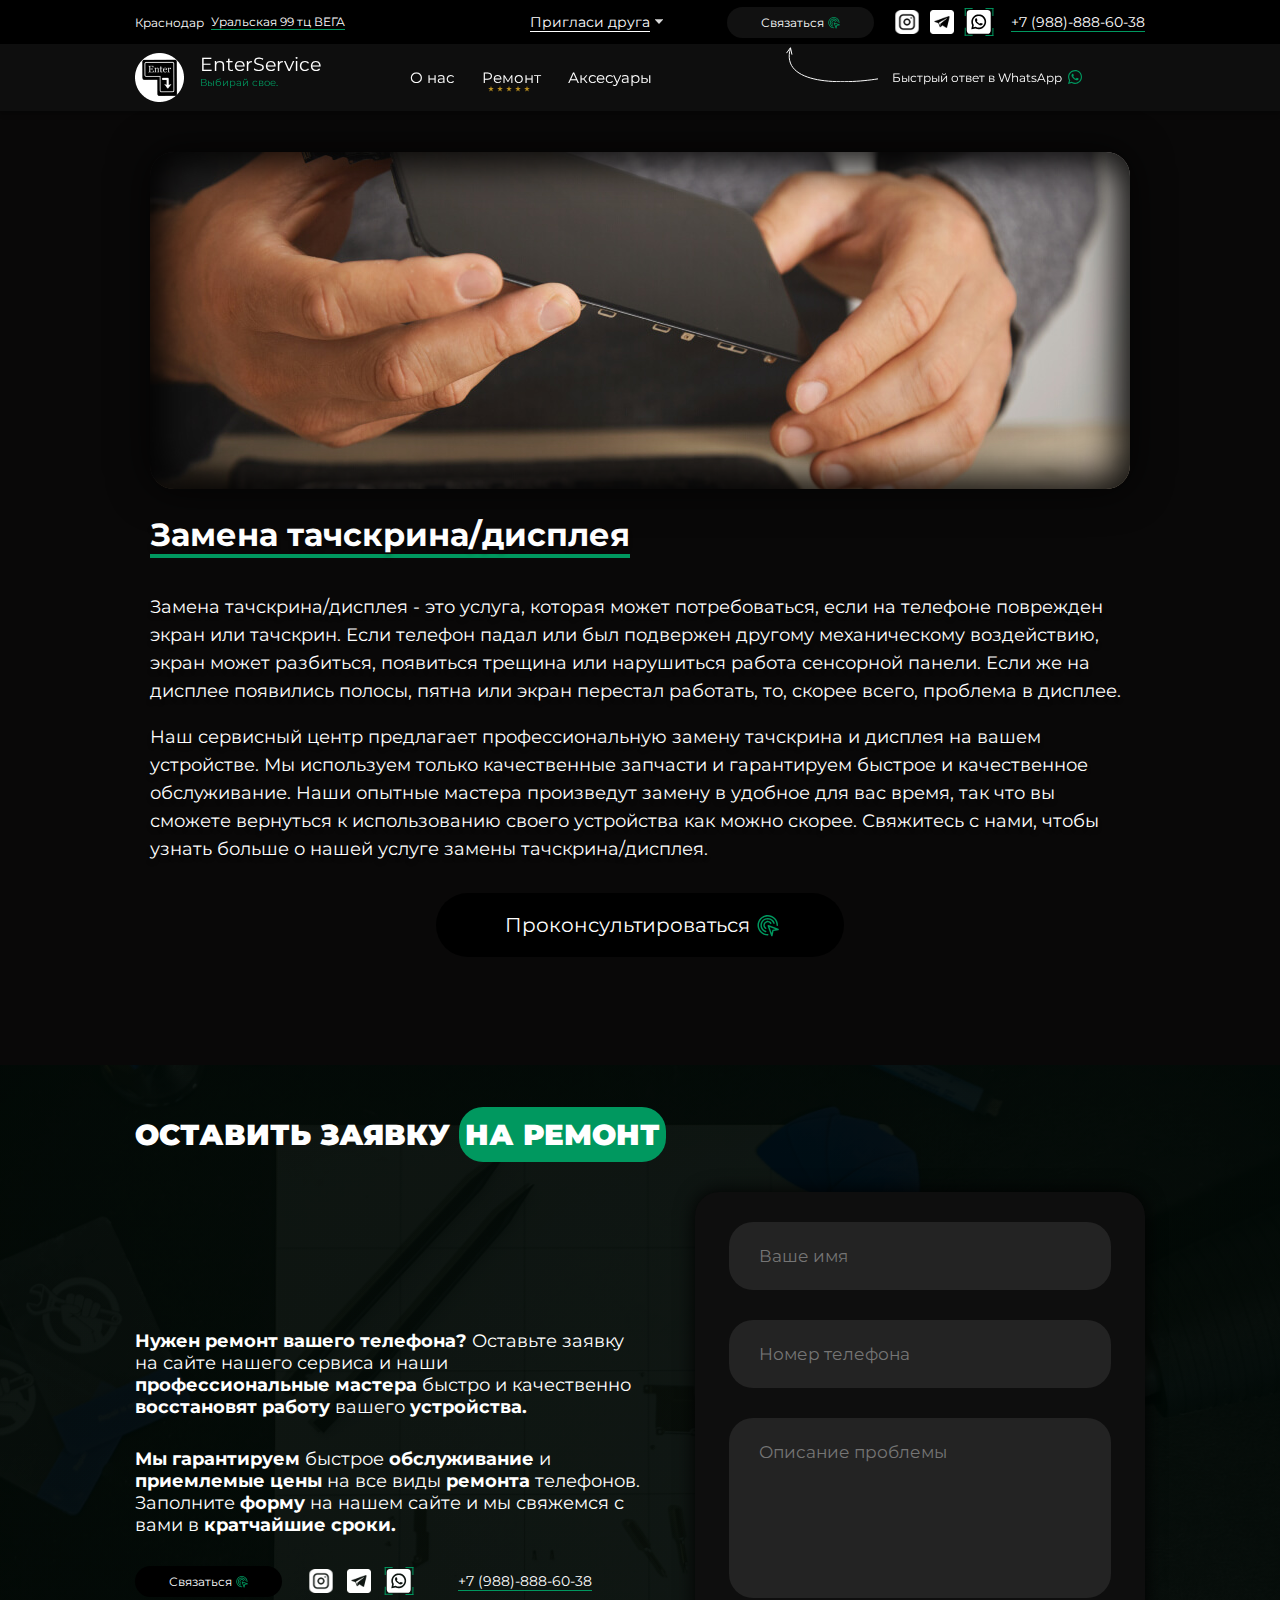
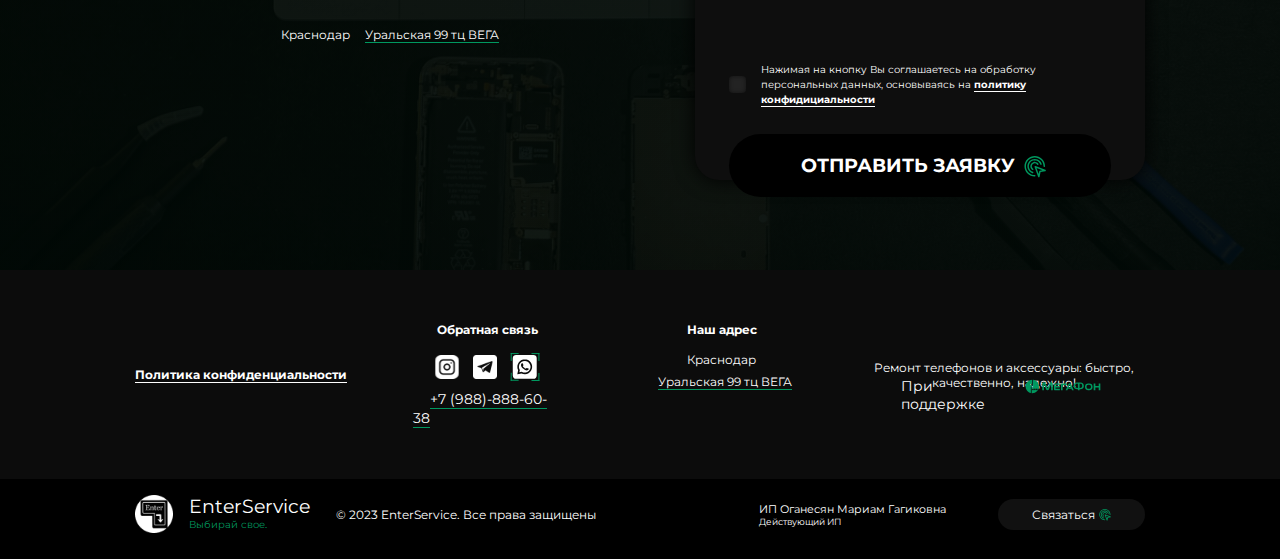
<file: service-temp.html>
<!DOCTYPE html>
<html lang="ru">
<head>
    <meta charset="UTF-8">
    <meta http-equiv="X-UA-Compatible" content="IE=edge">
    <meta name="viewport" content="width=device-width, initial-scale=1.0">
    <title>EnterService - Замена тачскрина/дисплея</title>
    <link rel="stylesheet" href="css/reset.css">
    <link rel="stylesheet" href="css/style.css">
</head>
<body>
    <!-- Кнопка scroll -->
    <div class="btn-top_block to-header">
        <img class="btn-top" src="img/icons/arrows/btn-top.svg" alt="Наверх">
    </div>
    <!-- Header(Menu) -->
    <header class="header">
        <div class="header-top">
            <div class="container">
                <div class="header-top-wrap">
                    <div class="header-top-wrap-block">
                        <div class="header-top-wrap-block--adress">
                            <p class="header-top-wrap-block--adress__text">
                                Краснодар
                            </p>
                            <p class="header-top-wrap-block--adress__text header-top-wrap-block--adress__text_border">
                                Уральская 99 тц ВЕГА
                            </p>
                        </div>
                        <div class="feedback-link-block">
                            <button class="header-top-wrap-block__btn">
                                Пригласи друга
                            </button>
                        </div>
                    </div>
                    <div class="header-top-wrap-block">
                        <a href="https://goo.su/RQOov1" target="_blank" class="header-top-wrap-block-btn-whatsapp">
                            Связаться
                        </a>
                        <div class="header-top-wrap-block__social-block">
                            <a href="https://www.instagram.com/enter_service_/" target="_blank" class="social-link">
                                <img src="img/icons/instagram.svg" alt="Инстаграм" class="header-top-wrap-block__social-block__icon">
                            </a>
                            <a href="https://t.me/enter_service_krd" target="_blank" class="social-link">
                                <img src="img/icons/telegram.svg" alt="Телеграм" class="header-top-wrap-block__social-block__icon">
                            </a>
                            <a href="https://goo.su/RQOov1" target="_blank" class="social-link">
                                <img src="img/icons/whatsapp.svg" alt="WhatsApp" class="header-top-wrap-block__social-block__icon header-top-wrap-block__social-block__icon_whatsapp">
                            </a>
                        </div>
                        <a href="tel:+79888886038" class="header-top-wrap-block-tel">+7 (988)-888-60-38</a>
                    </div>
                </div>
            </div>
            <div class="menu-list__item_feedback__block-wrap">
                <div class="menu-list__item_feedback__block">
                    <a href="index.html" class="logo"><img src="img/logo.png" alt="EnterService" class="logo-img logo-img-feedback"></a>
                    <div class="menu-list__item_feedback__block--info">
                        <h3 class="menu-list__item_feedback__block__title">Пригласить друга</h3>
                        <p class="menu-list__item_feedback__block__text">Пригласи друга и получай бонусы</p>
                        <a href="#" class="menu-list__item_feedback__block__link">Пригласить друга</a>
                    </div>
                    
                </div>
            </div>
        </div>
        <div class="header-bottom">
            <div class="container">
                <div class="header-bottom-wrap">
                    <div class="header-bottom-wrap-block">
                        <a href="/" class="logo">
                            <img src="img/logo.png" alt="EnterService" class="logo-img">
                            <div class="logo-text-block">
                                <p class="logo-title">EnterService</p>
                                <p class="logo-subtitle">Выбирай свое.</p>
                            </div>
                            
                        </a>
                        <nav class="menu">
                            <ul class="menu-list">
                                <a href="index.html#about" class="menu-list__item"><button class="menu-list__item__link">О нас</button></a>
                                <a href="index.html#remont-service" class="menu-list__item menu-list__item_stars"><button class="menu-list__item__link">Ремонт</button></a>
                                <a href="index.html#accessories" class="menu-list__item"><button class="menu-list__item__link">Аксесуары</button></a>
                            </ul>
                        </nav>
                    </div>
                    <div class="header-bottom-wrap-block">
                        <p class="header-bottom-wrap-block__text-wa">Быстрый ответ в WhatsApp</p>
                    </div>
                </div>
            </div>
        </div>
    </header>
    <section  id="header" class="header-offer main-section">
        <div class="container">
            <div class="main">
                <div class="main-img-wrap">
                    <img src="img/service-img-big/service-img-big-1.jpg" alt="Замена тачскрина/дисплея" class="main-img__img">
                </div>
                <h1 class="main-title">Замена тачскрина/дисплея</h1>
                <p class="main-text">Замена тачскрина/дисплея - это услуга, которая может потребоваться, если на телефоне поврежден экран или тачскрин. Если телефон падал или был подвержен другому механическому воздействию, экран может разбиться, появиться трещина или нарушиться работа сенсорной панели. Если же на дисплее появились полосы, пятна или экран перестал работать, то, скорее всего, проблема в дисплее.</p>
                <p class="main-text">Наш сервисный центр предлагает профессиональную замену тачскрина и дисплея на вашем устройстве. Мы используем только качественные запчасти и гарантируем быстрое и качественное обслуживание. Наши опытные мастера произведут замену в удобное для вас время, так что вы сможете вернуться к использованию своего устройства как можно скорее. Свяжитесь с нами, чтобы узнать больше о нашей услуге замены тачскрина/дисплея.</p>
                <button class="btn btn-offer btn-main to-order-project">Проконсультироваться</button>
            </div>
        </div>
    </section>
    <section id="order-project" class="order-to-remont">
        <div class="container">
            <h2 class="section-title">Оставить заявку <span>на ремонт</span></h2>
            <div class="order-to-remont-wrap">
                <div class="order-to-remont-wrap-info">
                    <p class="order-to-remont-wrap-info__text"><strong>Нужен ремонт вашего телефона?</strong> Оставьте заявку на сайте нашего сервиса и наши <strong>профессиональные мастера</strong> быстро и качественно <strong>восстановят работу</strong> вашего <strong>устройства.</strong></p>
                    <p class="order-to-remont-wrap-info__text"><strong>Мы гарантируем</strong> быстрое <strong>обслуживание</strong> и <strong>приемлемые цены</strong> на все виды <strong>ремонта</strong> телефонов. Заполните <strong>форму</strong> на нашем сайте и мы свяжемся с вами в <strong>кратчайшие сроки.</strong></p>
                    <div class="header-top-wrap-block header-top-wrap-block__info-order">
                        <a href="https://goo.su/RQOov1" target="_blank" class="header-top-wrap-block-btn-whatsapp btn_black">
                            Связаться
                        </a>
                        <div class="header-top-wrap-block__social-block header-top-wrap-block__social-block__info-order">
                            <a href="https://www.instagram.com/enter_service_/" target="_blank" class="social-link">
                                <img src="img/icons/instagram.svg" alt="Инстаграм" class="header-top-wrap-block__social-block__icon">
                            </a>
                            <a href="https://t.me/enter_service_krd" target="_blank" class="social-link">
                                <img src="img/icons/telegram.svg" alt="Телеграм" class="header-top-wrap-block__social-block__icon">
                            </a>
                            <a href="https://goo.su/RQOov1" target="_blank" class="social-link">
                                <img src="img/icons/whatsapp.svg" alt="WhatsApp" class="header-top-wrap-block__social-block__icon header-top-wrap-block__social-block__icon_whatsapp">
                            </a>
                        </div>
                        <a href="tel:+79888886038" class="header-top-wrap-block-tel">+7 (988)-888-60-38</a>
                    </div>
                    <div class="header-top-wrap-block--adress header-top-wrap-block--adress__info-order">
                        <p class="header-top-wrap-block--adress__text">
                            Краснодар
                        </p>
                        <p class="header-top-wrap-block--adress__text header-top-wrap-block--adress__text_border">
                            Уральская 99 тц ВЕГА
                        </p>
                    </div>
                </div>
                <form action="#" class="order-to-remont-wrap-form form">
                    <input type="text" class="input" placeholder="Ваше имя" required>
                    <input type="text" class="input" placeholder="Номер телефона" required>
                    <textarea class="input textarea" placeholder="Описание проблемы" name="desc" id="desc"></textarea>
                    <label class="checkbox-wrap checkbox-wrap-modal">
                        <input type="checkbox" name="policy-active" class="checkbox" required>
                        <span class="custom-checkbox"></span>
                        <p class="checkbox-text checkbox-text-modal">Нажимая на кнопку Вы соглашаетесь на обработку персональных данных, основываясь на <a href="privacy-policy.html"><strong>политику конфидициальности</strong></a></p>
                    </label>
                    <button class="btn form-btn">ОТПРАВИТЬ ЗАЯВКУ</button>
                </form>
            </div>
        </div>
    </section>
    <footer class="footer">
        <div class="container">
            <div class="footer-wrap">
                <a href="#" class="footer-policy-link">Политика конфиденциальности</a>
                <div class="footer-wrap-block-main">
                    <div class="footer-wrap-block">
                        <h4 class="footer-wrap-block__title">Обратная связь</h4>
                        <div class="footer-wrap-block__info">
                            <div class="header-top-wrap-block__social-block header-top-wrap-block__social-block__info-order header-top-wrap-block__social-block__footer">
                                <a href="https://www.instagram.com/enter_service_/" target="_blank" class="social-link">
                                    <img src="img/icons/instagram.svg" alt="Инстаграм" class="header-top-wrap-block__social-block__icon">
                                </a>
                                <a href="https://t.me/enter_service_krd" target="_blank" class="social-link">
                                    <img src="img/icons/telegram.svg" alt="Телеграм" class="header-top-wrap-block__social-block__icon">
                                </a>
                                <a href="https://goo.su/RQOov1" target="_blank" class="social-link">
                                    <img src="img/icons/whatsapp.svg" alt="WhatsApp" class="header-top-wrap-block__social-block__icon header-top-wrap-block__social-block__icon_whatsapp">
                                </a>
                            </div>
                            <a href="tel:+79888886038" class="header-top-wrap-block-tel">+7 (988)-888-60-38</a>
                        </div>
                    </div>
    
                    <div class="footer-wrap-block">
                        <h4 class="footer-wrap-block__title">Наш адрес</h4>
                        <div class="footer-wrap-block__info">
                            <div class="header-top-wrap-block--adress adress-footer">
                                <p class="header-top-wrap-block--adress__text adress__text__footer">
                                    Краснодар
                                </p>
                                <p class="header-top-wrap-block--adress__text header-top-wrap-block--adress__text_border">
                                    Уральская 99 тц ВЕГА
                                </p>
                            </div>
                        </div>
                    </div>
                </div>
                <div class="footer__text-block">
                    <p class="footer__text">Ремонт телефонов и аксессуары: быстро, качественно, надежно!</p>
                    <p class="megafon-text megafon-text__footer">При поддержке</p>
                </div>
            </div>
        </div>
        <div class="footer-bottom">
            <div class="container">
                <div class="footer-bottom-wrap">
                    <a href="index.html" class="logo logo-footer-bottom">
                        <img src="img/logo.png" alt="EnterService" class="logo-img">
                        <div class="logo-text-block">
                            <p class="logo-title">EnterService</p>
                            <p class="logo-subtitle">Выбирай свое.</p>
                        </div>
                    </a>
                    <p class="footer-bottom-wrap__text">© 2023 EnterService. Все права защищены</p>
                    <div class="footer-wrap-info">
                        <div class="footer-bottom-wrap__block-text">
                            <p class="footer-bottom-wrap__block-text__text">ИП Оганесян Мариам Гагиковна</p>
                            <p class="footer-bottom-wrap__block-text__text_small">Действующий ИП</p>
                        </div>
                        <a href="https://goo.su/RQOov1" target="_blank" class="header-top-wrap-block-btn-whatsapp">Связаться</a>
                    </div>
                </div>
            </div>
        </div>
    </footer>


    <script src="js/jquery-3.6.4.min.js"></script>
    <script src="js/slick.min.js"></script>
    <script src="js/main.js"></script>
</body>
</html>
</file>
<file: css/style.css>
.btn-top,.header{position:fixed;z-index:100}.about-text span,.form-btn,.menu-nav a,.section-title{text-transform:uppercase}.code-word-block,.header-offer-block__right-info,.header-skills-blocks__block{-webkit-box-orient:vertical;-webkit-box-direction:normal}@font-face{font-display:swap;font-family:Montserrat;font-style:normal;font-weight:400;src:url('../fonts/montserrat-v25-cyrillic_latin-regular.eot');src:url('../fonts/montserrat-v25-cyrillic_latin-regular.eot?#iefix') format('embedded-opentype'),url('../fonts/montserrat-v25-cyrillic_latin-regular.woff2') format('woff2'),url('../fonts/montserrat-v25-cyrillic_latin-regular.woff') format('woff'),url('../fonts/montserrat-v25-cyrillic_latin-regular.ttf') format('truetype'),url('../fonts/montserrat-v25-cyrillic_latin-regular.svg#Montserrat') format('svg')}@font-face{font-display:swap;font-family:Montserrat;font-style:italic;font-weight:500;src:url('../fonts/montserrat-v25-cyrillic_latin-500italic.eot');src:url('../fonts/montserrat-v25-cyrillic_latin-500italic.eot?#iefix') format('embedded-opentype'),url('../fonts/montserrat-v25-cyrillic_latin-500italic.woff2') format('woff2'),url('../fonts/montserrat-v25-cyrillic_latin-500italic.woff') format('woff'),url('../fonts/montserrat-v25-cyrillic_latin-500italic.ttf') format('truetype'),url('../fonts/montserrat-v25-cyrillic_latin-500italic.svg#Montserrat') format('svg')}@font-face{font-display:swap;font-family:Montserrat;font-style:normal;font-weight:600;src:url('../fonts/montserrat-v25-latin-600.eot');src:url('../fonts/montserrat-v25-latin-600.eot?#iefix') format('embedded-opentype'),url('../fonts/montserrat-v25-latin-600.woff2') format('woff2'),url('../fonts/montserrat-v25-latin-600.woff') format('woff'),url('../fonts/montserrat-v25-latin-600.ttf') format('truetype'),url('../fonts/montserrat-v25-latin-600.svg#Montserrat') format('svg')}@font-face{font-display:swap;font-family:Montserrat;font-style:normal;font-weight:700;src:url('../fonts/montserrat-v25-cyrillic_latin-700.eot');src:url('../fonts/montserrat-v25-cyrillic_latin-700.eot?#iefix') format('embedded-opentype'),url('../fonts/montserrat-v25-cyrillic_latin-700.woff2') format('woff2'),url('../fonts/montserrat-v25-cyrillic_latin-700.woff') format('woff'),url('../fonts/montserrat-v25-cyrillic_latin-700.ttf') format('truetype'),url('../fonts/montserrat-v25-cyrillic_latin-700.svg#Montserrat') format('svg')}@font-face{font-display:swap;font-family:Montserrat;font-style:italic;font-weight:700;src:url('../fonts/montserrat-v25-latin-700italic.eot');src:url('../fonts/montserrat-v25-latin-700italic.eot?#iefix') format('embedded-opentype'),url('../fonts/montserrat-v25-latin-700italic.woff2') format('woff2'),url('../fonts/montserrat-v25-latin-700italic.woff') format('woff'),url('../fonts/montserrat-v25-latin-700italic.ttf') format('truetype'),url('../fonts/montserrat-v25-latin-700italic.svg#Montserrat') format('svg')}@font-face{font-display:swap;font-family:Montserrat;font-style:normal;font-weight:900;src:url('../fonts/montserrat-v25-cyrillic_latin-900.eot');src:url('../fonts/montserrat-v25-cyrillic_latin-900.eot?#iefix') format('embedded-opentype'),url('../fonts/montserrat-v25-cyrillic_latin-900.woff2') format('woff2'),url('../fonts/montserrat-v25-cyrillic_latin-900.woff') format('woff'),url('../fonts/montserrat-v25-cyrillic_latin-900.ttf') format('truetype'),url('../fonts/montserrat-v25-cyrillic_latin-900.svg#Montserrat') format('svg')}html{scroll-behavior:smooth}body{font-family:Montserrat,sans-serif;font-display:swap;font-style:normal;font-weight:400;overflow-x:hidden;cursor:default;background-color:#090808;color:#fff}a{color:#fff;outline:0}.container{width:1010px;margin:0 auto}.btn-top{width:50px;height:50px;bottom:30px;right:30px;opacity:0;visibility:hidden;-webkit-transition:.5s;-o-transition:.5s;transition:.5s;cursor:pointer;-webkit-filter:drop-shadow(0px 0px 20px rgba(0,152,95,0.7));filter:drop-shadow(0px 0px 20px rgba(0, 152, 95, .7))}.btn-top-active,.remont-service-blocks-wrap__block:hover::after{visibility:visible;opacity:1}.btn-top:hover{opacity:.4}.btn-top-active{-webkit-transition:.5s;-o-transition:.5s;transition:.5s}::-webkit-scrollbar{width:15px}::-webkit-scrollbar-track{background:#202020;-webkit-box-shadow:0 0 3px rgba(0,0,0,.5) inset;box-shadow:0 0 3px rgba(0,0,0,.5) inset}::-webkit-scrollbar-thumb{background:#017449;border-radius:8px;border:3px solid #074630}::-webkit-scrollbar-thumb:hover{background:#043322}.header{top:0;left:0;width:100%}.btn,.feedback-link-block,.header-bottom,.header-bottom-wrap-block__text-wa,.header-offer-block,.header-top,.header-top-wrap,.menu-list__item_stars{position:relative}.header-top{height:44px;background:#000;z-index:-3}.header-top-wrap{display:-webkit-box;display:-ms-flexbox;display:flex;-webkit-box-pack:justify;-ms-flex-pack:justify;justify-content:space-between;-webkit-box-align:center;-ms-flex-align:center;align-items:center;height:44px;z-index:100;background:#000}.checkbox-wrap,.footer-bottom-wrap,.footer-wrap,.header-bottom-wrap-block,.header-top-wrap-block,.header-top-wrap-block--adress,.menu-list{display:-webkit-box;display:-ms-flexbox;display:flex;-webkit-box-pack:justify;-ms-flex-pack:justify;justify-content:space-between;-webkit-box-align:center;-ms-flex-align:center;align-items:center}.footer-bottom-wrap__text,.header-top-wrap-block--adress__text{font-weight:400;font-size:12px}.header-top-wrap-block--adress__text_border{border-bottom:1px solid #00985f;margin-left:7px}.header-top-wrap-block__btn{font-weight:400;font-size:14px;border-bottom:1px solid #fff;display:block;margin-left:185px;-webkit-transition:color .2s;-o-transition:color .2s;transition:color .2s}.header-top-wrap-block__btn::before{position:absolute;content:'';height:5px;width:8px;top:6px;right:-13px;background:url('../img/icons/arrows/arrow-form-friend-btn.svg') center/cover no-repeat}.header-top-wrap-block__btn:hover{color:#c7c7c7;border-bottom:1px solid #c7c7c7}.header-top-wrap-block-btn-whatsapp{font-weight:400;font-size:12px;background:#111;border-radius:50px;padding:8px 50px 8px 34px;color:#fff;display:block;position:relative;-webkit-transition:background .2s;-o-transition:background .2s;transition:background .2s}.header-bottom-wrap,.header-top-wrap-block__social-block{display:-webkit-box;display:-ms-flexbox;-webkit-box-pack:justify}.header-top-wrap-block-btn-whatsapp::before{position:absolute;content:'';background:url('../img/icons/btn-icon.svg') center/cover no-repeat;width:12px;height:12px;top:10px;right:34px}.header-top-wrap-block-btn-whatsapp:hover{background:#0d5e3f}.header-top-wrap-block-tel{font-weight:400;font-size:14px;border-bottom:1px solid #00985f;margin-left:17px;color:#fff;-webkit-transition:color .2s;-o-transition:color .2s;transition:color .2s}.know-slider__text span,.right-info__text_border{border-bottom:2px solid #00985f}.header-top-wrap-block-tel:hover{color:#c7c7c7}.header-top-wrap-block__social-block{display:flex;-ms-flex-pack:justify;justify-content:space-between;-webkit-box-align:center;-ms-flex-align:center;align-items:center;width:99px;margin-left:21px}.header-top-wrap-block__social-block__icon{width:24px;height:24px;cursor:pointer;-webkit-transition:-webkit-transform .2s;transition:transform .2s;-o-transition:transform .2s;transition:transform .2s,-webkit-transform .2s}.header-top-wrap-block__social-block__icon_whatsapp{width:30px;height:30px}.header-top-wrap-block__social-block__icon:hover{-webkit-transform:translateY(-2px);-ms-transform:translateY(-2px);transform:translateY(-2px)}.header-bottom{height:67px;background:#0e0e0e;-webkit-box-shadow:0 4px 4px rgba(0,0,0,.25);box-shadow:0 4px 4px rgba(0,0,0,.25);z-index:-5}.header-bottom-wrap{height:67px;display:flex;-ms-flex-pack:justify;justify-content:space-between;-webkit-box-align:center;-ms-flex-align:center;align-items:center}.logo{display:-webkit-box;display:-ms-flexbox;display:flex}.logo-text-block{margin-left:16px}.logo-title{font-weight:500;font-size:19px}.logo-subtitle{font-weight:400;font-size:10px;color:#00985f}.menu{margin-left:89px}.menu-list{width:242px;-webkit-box-pack:justify;-ms-flex-pack:justify;justify-content:space-between;-webkit-box-align:center;-ms-flex-align:center;align-items:center}.menu-list__item button{font-weight:400;font-size:15px;color:#fff;-webkit-transition:color .2s;-o-transition:color .2s;transition:color .2s}.menu-list__item button:hover{color:#c7c7c7}.menu-list__item_stars::before{position:absolute;content:'';bottom:-5px;left:6px;background:url('../img/icons/remont-stars.svg') center/cover no-repeat;width:42px;height:6px}.header-bottom-wrap-block__text-wa{display:block;font-weight:400;font-size:12px;padding-right:20px;margin-right:63px}.header-bottom-wrap-block__text-wa::before{position:absolute;content:'';background:url('../img/icons/whatsapp-2.svg') center/cover no-repeat;height:14px;width:14px;top:2;right:0}.header-bottom-wrap-block__text-wa::after{position:absolute;content:'';background:url('../img/icons/arrows/arrow-header.svg') center/cover no-repeat;height:35px;width:93px;top:-23px;left:-106px}.header-offer{padding-top:111px;margin-top:41px;margin-bottom:56px}.header-offer-block{width:1015px;height:485px;background:-webkit-gradient(linear,left bottom,left top,from(rgba(0,152,95,.05)),to(rgba(0,152,95,.05))),-webkit-gradient(linear,left bottom,left top,from(rgba(0,0,0,.88)),to(rgba(0,0,0,.88))),url('../img/bg/header-bg.jpg') center;background:-o-linear-gradient(bottom,rgba(0,152,95,.05),rgba(0,152,95,.05)),-o-linear-gradient(bottom,rgba(0,0,0,.88),rgba(0,0,0,.88)),url('../img/bg/header-bg.jpg') center;background:linear-gradient(0deg,rgba(0,152,95,.05),rgba(0,152,95,.05)),linear-gradient(0deg,rgba(0,0,0,.88),rgba(0,0,0,.88)),url('../img/bg/header-bg.jpg') center;background-size:cover;-webkit-box-shadow:inset 0 0 20px #000;box-shadow:inset 0 0 20px #000;border-radius:24px;padding:87px 107px 23px 41px;display:-webkit-box;display:-ms-flexbox;display:flex;-webkit-box-pack:justify;-ms-flex-pack:justify;justify-content:space-between;-webkit-box-align:start;-ms-flex-align:start;align-items:flex-start}.header-offer-block__main__title{font-weight:500;font-size:52px;line-height:63px}.header-offer-block__main__subtitle{font-weight:400;font-size:19px;color:#00985f;line-height:23px}.btn{display:inline-block;font-weight:400;font-size:20px;background:#000;border-radius:50px;padding:20px 94px 20px 69px;-webkit-transition:background .2s;-o-transition:background .2s;transition:background .2s}.btn::before{position:absolute;content:'';background:url('../img/icons/btn-icon.svg') center/cover no-repeat;width:22px;height:22px;top:22px;right:65px}.btn-min:hover,.btn:hover{background:#043322}.btn-offer{margin-top:53px}.header-offer-block__main__text{font-weight:400;font-size:14px;line-height:17px;text-align:center;width:225px;margin-top:18px;margin-left:10px}.header-offer-block__right-info{width:429px;display:-webkit-box;display:-ms-flexbox;display:flex;-webkit-box-pack:justify;-ms-flex-pack:justify;justify-content:space-between;-webkit-box-align:center;-ms-flex-align:center;align-items:center;-ms-flex-direction:column;flex-direction:column}.megafon-text{position:absolute;bottom:23px;right:70px;padding-right:88px;font-weight:400;font-size:14px}.megafon-text::before{content:'';background:url('../img/icons/megafon-icon.svg') center/cover no-repeat;width:88px;height:27px;top:-4px;right:0;position:absolute}.header-offer-block__right-info__text{width:100%;font-weight:400;font-size:17px;line-height:21px;margin-bottom:18px}.header-offer-block__right-info__text:last-child{margin-bottom:0}.header-skills-blocks{display:-webkit-box;display:-ms-flexbox;display:flex;-ms-flex-pack:distribute;justify-content:space-around;-webkit-box-align:center;-ms-flex-align:center;align-items:center;margin-top:57px}.header-skills-blocks__block{width:214px;display:-webkit-box;display:-ms-flexbox;display:flex;-ms-flex-direction:column;flex-direction:column;-webkit-box-pack:center;-ms-flex-pack:center;justify-content:center;-webkit-box-align:center;-ms-flex-align:center;align-items:center;-webkit-transition:-webkit-transform .3s;transition:transform .3s;-o-transition:transform .3s;transition:transform .3s,-webkit-transform .3s}.slick-track,.slider__item-know{display:-webkit-box;display:-ms-flexbox}.header-skills-blocks__block:hover{-webkit-transform:translateY(-2px);-ms-transform:translateY(-2px);transform:translateY(-2px)}.header-skills-blocks__block__img{margin-bottom:11px}.header-skills-blocks__block__title{font-weight:700;font-size:19px;line-height:23px;text-align:center;border-bottom:1px solid #00985f;margin-bottom:5px}.header-skills-blocks__block__text{width:100%;font-weight:400;font-size:15px;line-height:18px;text-align:center}.know{background:-webkit-gradient(linear,left bottom,left top,from(rgba(0,152,95,.04)),to(rgba(0,152,95,.04))),-webkit-gradient(linear,left bottom,left top,from(rgba(0,0,0,.93)),to(rgba(0,0,0,.93))),url('../img/bg/know-bg.jpg') center;background:-o-linear-gradient(bottom,rgba(0,152,95,.04),rgba(0,152,95,.04)),-o-linear-gradient(bottom,rgba(0,0,0,.93),rgba(0,0,0,.93)),url('../img/bg/know-bg.jpg') center;background:linear-gradient(0deg,rgba(0,152,95,.04),rgba(0,152,95,.04)),linear-gradient(0deg,rgba(0,0,0,.93),rgba(0,0,0,.93)),url('../img/bg/know-bg.jpg') center;background-size:cover;padding-top:28px;padding-bottom:45px}.section-title{font-weight:800;font-size:29px;line-height:35px}.section-title span{background:#00985f;border-radius:24px;padding:10px 6px}.slider__item-know{margin-top:56px;display:flex;-webkit-box-pack:justify;-ms-flex-pack:justify;justify-content:space-between;-webkit-box-align:center;-ms-flex-align:center;align-items:center}.know-slider-img-block{position:relative;z-index:3;width:386px;height:298px;-webkit-filter:drop-shadow(0px 0px 20px rgba(0,0,0,0.8));filter:drop-shadow(0px 0px 20px rgba(0, 0, 0, .8))}.know-slider-img-block::after,.main-img-wrap::after{width:100%;height:100%;position:absolute;content:'';top:0;left:0;right:0;bottom:0;-webkit-box-shadow:inset 0 0 36px 14px rgba(0,0,0,.9);box-shadow:inset 0 0 36px 14px rgba(0,0,0,.9);border-radius:24px}.know-slider-img-block::before{position:absolute;z-index:-1;content:'';width:137px;height:137px;background:#00985f;border-radius:24px;top:-15px;right:-15px}.know-slider-img-block__img{height:100%;width:100%;-o-object-fit:cover;object-fit:cover;border-radius:24px}.know-slider__text{width:510px;font-weight:400;font-size:17px;line-height:29px}.slider,.slider-remont{position:relative;margin-bottom:80px}.slick-list{overflow:hidden!important}.slick-track{display:flex;-webkit-box-align:start;-ms-flex-align:start;align-items:flex-start}.slider .slick-dots{display:-webkit-box;display:-ms-flexbox;display:flex;-webkit-box-align:center;-ms-flex-align:center;align-items:center;-webkit-box-pack:center;-ms-flex-pack:center;justify-content:center;margin-top:22px}.slider .slick-dots li{list-style:none;margin:0 10px}.slider .slick-dots button,.slider-remont .slick-dots button{font-size:0;width:10px;height:10px;border-radius:10px;background:#d0d0d0}.slider .slick-dots li.slick-active button,.slider-remont .slick-dots li.slick-active button{background:#00985f}.slider .slick-arrow{position:absolute;bottom:-26px;font-size:0;left:272px}.slider .slider-wrapeer,.slider-remont .slider-wrapeer{padding:0 30px}.slider .slick-arrow.slick-prev,.slider-remont .slick-arrow.slick-prev{background:url('../img/icons/prev-icon.svg') center/cover no-repeat;height:51px;width:51px;-webkit-box-sizing:border-box;box-sizing:border-box;display:block}.slider .slick-arrow.slick-next,.slider-remont .slick-arrow.slick-next{background:url('../img/icons/next-icon.svg') center/cover no-repeat;height:51px;width:51px;display:block}.slider .slick-arrow.slick-next{margin-left:61px;-webkit-box-sizing:border-box;box-sizing:border-box}.remont-service{background:-webkit-gradient(linear,left bottom,left top,from(rgba(0,152,95,.05)),to(rgba(0,152,95,.05))),-webkit-gradient(linear,left bottom,left top,from(rgba(0,0,0,.93)),to(rgba(0,0,0,.93))),url('../img/bg/remont-service-bg.jpg') center no-repeat;background:-o-linear-gradient(bottom,rgba(0,152,95,.05),rgba(0,152,95,.05)),-o-linear-gradient(bottom,rgba(0,0,0,.93),rgba(0,0,0,.93)),url('../img/bg/remont-service-bg.jpg') center no-repeat;background:linear-gradient(0deg,rgba(0,152,95,.05),rgba(0,152,95,.05)),linear-gradient(0deg,rgba(0,0,0,.93),rgba(0,0,0,.93)),url('../img/bg/remont-service-bg.jpg') center no-repeat;background-size:cover;padding-top:28px;padding-bottom:70px}.remont-service-blocks-wrap{display:-webkit-box;display:-ms-flexbox;display:flex;-webkit-box-pack:justify;-ms-flex-pack:justify;justify-content:space-between;-webkit-box-align:center;-ms-flex-align:center;align-items:center;-ms-flex-wrap:wrap;flex-wrap:wrap;margin-top:60px;padding:0 20px}.remont-service-blocks-wrap__block{width:310px;height:216px;border-radius:20px;overflow:hidden;position:relative;z-index:8;cursor:pointer;margin-bottom:20px;-webkit-filter:drop-shadow(0px 0px 10px #000000c5);filter:drop-shadow(0px 0px 10px #000000c5)}.remont-service-blocks-wrap__block::after{position:absolute;content:'';top:0;right:0;bottom:0;left:0;background:#000000b2;width:100%;height:100%;z-index:9;-webkit-transition:.5s;-o-transition:.5s;transition:.5s;opacity:0;visibility:hidden}.remont-service-blocks-wrap__block::before{position:absolute;content:'Узнать больше';display:-webkit-box;display:-ms-flexbox;display:flex;-webkit-box-pack:center;-ms-flex-pack:center;justify-content:center;-webkit-box-align:center;-ms-flex-align:center;align-items:center;font-weight:700;font-size:15px;top:0;left:0;bottom:0;right:0;width:100%;height:100%;background:-o-linear-gradient(329.87deg,#149e6b -18.12%,#030a07 102.82%);background:linear-gradient(120.13deg,#149e6b -18.12%,#030a07 102.82%);border-radius:20px;z-index:10;-webkit-transition:.5s;-o-transition:.5s;transition:.5s;-webkit-transform:translateX(-100%);-ms-transform:translateX(-100%);transform:translateX(-100%);cursor:pointer;opacity:.97}.about-wrap,.slider-remont .slick-dots{display:-webkit-box;display:-ms-flexbox}.remont-service-blocks-wrap__block:hover::before{-webkit-transform:translateY(0);-ms-transform:translateY(0);transform:translateY(0)}.remont-service-blocks-wrap__block-img{width:100%;height:100%;-o-object-fit:cover;object-fit:cover;border-radius:20px}.remont-service-blocks-wrap__block-block-text{position:absolute;bottom:0;left:0;right:0;background:-o-linear-gradient(329.87deg,#149e6b -18.12%,#0b271b 102.82%);background:linear-gradient(120.13deg,#149e6b -18.12%,#0b271b 102.82%);width:100%;display:-webkit-box;display:-ms-flexbox;display:flex;-webkit-box-pack:center;-ms-flex-pack:center;justify-content:center}.remont-service-blocks-wrap__block-block-text__text{font-weight:700;font-size:15px;padding:10px 26px;white-space:nowrap;overflow:hidden;-o-text-overflow:ellipsis;text-overflow:ellipsis}.slider__item{border:0;outline:0}.slider-remont .slick-dots{display:flex;-webkit-box-align:center;-ms-flex-align:center;align-items:center;-webkit-box-pack:center;-ms-flex-pack:center;justify-content:center}.slider-remont .slick-dots li{list-style:none;margin:0 5px}.slider-remont .slick-arrow{position:absolute;bottom:-62px;font-size:0;left:445px;width:100%}.slider-remont .slick-arrow.slick-next{-webkit-box-sizing:border-box;box-sizing:border-box;margin-left:65px}.btn-min{display:inline-block;position:relative;font-weight:400;font-size:15px;background:#000;-webkit-box-shadow:0 0 17px rgba(0,152,95,.2);box-shadow:0 0 17px rgba(0,152,95,.2);border-radius:50px;padding:15px 55px 15px 35px;-webkit-transition:background .2s;-o-transition:background .2s;transition:background .2s}.btn-min::before{position:absolute;content:'';width:18px;height:18px;background:url(../img/icons/btn-icon.svg) center/cover no-repeat;right:30px;bottom:14px}.accessories{background:#1e1e1e;padding-top:28px;padding-bottom:20px}.remont-service-blocks-wrap__block_accessories{height:176px}.remont-service-blocks-wrap__block-block-text__text_accessories{padding:7px 26px}.accessories-img-wrap{background:-o-linear-gradient(328.43deg,#149e6b -32.82%,#07281c 102.92%);background:linear-gradient(121.57deg,#149e6b -32.82%,#07281c 102.92%);padding:9px 15px;height:176px}.remont-service-blocks-wrap__block-img_wrap__block_accessories{-webkit-filter:drop-shadow(0px 0px 20px #000000);filter:drop-shadow(0px 0px 20px #000000)}.about{background:-webkit-gradient(linear,left bottom,left top,from(rgba(0,152,95,.03)),to(rgba(0,152,95,.03))),#040404;background:-o-linear-gradient(bottom,rgba(0,152,95,.03),rgba(0,152,95,.03)),#040404;background:linear-gradient(0deg,rgba(0,152,95,.03),rgba(0,152,95,.03)),#040404;padding-top:28px;padding-bottom:90px}.about-wrap{display:flex;-webkit-box-pack:justify;-ms-flex-pack:justify;justify-content:space-between;-webkit-box-align:start;-ms-flex-align:start;align-items:flex-start;margin-top:56px}.feedback-block,.feedback-block-friend{display:-webkit-box;display:-ms-flexbox}.about-info{width:445px;margin-right:80px}.about-text{width:100%;font-style:italic;font-weight:400;font-size:18px;line-height:25px;text-shadow:0 4px 4px rgba(0,0,0,.6)}.main-text,.main-title{text-shadow:0 4px 4px rgba(0,0,0,.25)}.about-text strong{font-style:normal;font-weight:700}.about-text span{border-bottom:2px solid #00985f}.about-img{width:390px;height:347px}.feedback-block{width:376px;display:flex;-webkit-box-pack:justify;-ms-flex-pack:justify;justify-content:space-between;-webkit-box-align:center;-ms-flex-align:center;align-items:center;margin-top:28px;margin-bottom:20px}.feedback-block__link{font-weight:400;font-size:18px;border-bottom:2px solid #00985f;-webkit-transition:opacity .2s;-o-transition:opacity .2s;transition:opacity .2s}.checkbox-text a,.feedback-block-friend__link{-webkit-transition:color .2s;-o-transition:color .2s}.feedback-block__link:hover{opacity:.7}.feedback-block__link span{color:red}.feedback-block__link_2gis{position:relative;border-bottom:none;padding-right:10px}.feedback-block__link_2gis::before{position:absolute;content:'';top:2px;right:-53px;background:url('../img/icons/2gis-icon.svg') center/cover no-repeat;width:57px;height:19px}.feedback-block__link_2gis::after{position:absolute;content:'';bottom:-2px;left:0;width:153px;background:#00985f;height:2px}.feedback-block-friend{display:flex;width:250px;-webkit-box-pack:center;-ms-flex-pack:center;justify-content:center;-webkit-box-align:center;-ms-flex-align:center;align-items:center;-ms-flex-wrap:wrap;flex-wrap:wrap;margin:20px auto 0}.feedback-block-friend__text{font-weight:400;font-size:13px;margin-bottom:6px}.feedback-block-friend__link{font-weight:700;font-size:13px;border-bottom:2px solid #fff;transition:color .2s}.feedback-block-friend__link:hover{color:#c7c7c7;border-bottom:2px solid #c7c7c7}.order-to-remont{background:-webkit-gradient(linear,left bottom,left top,from(rgba(0,152,95,.05)),to(rgba(0,152,95,.05))),-webkit-gradient(linear,left bottom,left top,from(rgba(0,0,0,.93)),to(rgba(0,0,0,.93))),url('../img/bg/order-to-remont-bg.jpg') center no-repeat;background:-o-linear-gradient(bottom,rgba(0,152,95,.05),rgba(0,152,95,.05)),-o-linear-gradient(bottom,rgba(0,0,0,.93),rgba(0,0,0,.93)),url('../img/bg/order-to-remont-bg.jpg') center no-repeat;background:linear-gradient(0deg,rgba(0,152,95,.05),rgba(0,152,95,.05)),linear-gradient(0deg,rgba(0,0,0,.93),rgba(0,0,0,.93)),url('../img/bg/order-to-remont-bg.jpg') center no-repeat;background-size:cover;padding-top:52px;padding-bottom:90px}.order-to-remont-wrap{display:-webkit-box;display:-ms-flexbox;display:flex;-webkit-box-pack:justify;-ms-flex-pack:justify;justify-content:space-between;-webkit-box-align:center;-ms-flex-align:center;align-items:center;margin-top:40px}.order-to-remont-wrap-info{width:510px}.order-to-remont-wrap-info__text{font-weight:400;font-size:18px;line-height:22px;width:100%;margin-bottom:30px}.order-to-remont-wrap-info__text:last-child{margin-bottom:72px}.btn_black{background:#000}.header-top-wrap-block__info-order{width:457px}.header-top-wrap-block__social-block__info-order{width:105px;margin:0 auto}.header-top-wrap-block--adress__info-order{width:218px;margin:30px auto 0}.form{width:450px;height:588px;background:#0e0e0e;-webkit-box-shadow:0 0 20px #000;box-shadow:0 0 20px #000;border-radius:24px;padding:30px 34px}input,textarea{border:none;outline:0}.input{background:#232323;border-radius:24px;font-weight:400;font-size:17px;line-height:22px;color:#989898;padding:23px 30px;width:100%;margin-bottom:30px}.textarea{resize:none;width:100%!important;height:180px!important}.checkbox{width:0;height:0;opacity:0;position:absolute;z-index:-1}.custom-checkbox{display:inline-block;width:17px;height:17px;position:relative;background:#232323;-webkit-box-shadow:inset 0 0 4px rgba(0,0,0,.5);box-shadow:inset 0 0 4px rgba(0,0,0,.5);border-radius:4px}.custom-checkbox::before{content:'';display:inline-block;width:16px;height:11px;background:url('../img/icons/checkbox-icon.svg') center/contain no-repeat;position:absolute;left:50%;top:50%;-webkit-transform:translate(-50%,-50%);-ms-transform:translate(-50%,-50%);transform:translate(-50%,-50%);margin-top:1px;-webkit-transition:.2s;-o-transition:.2s;transition:.2s;opacity:0}.checkbox:checked+.custom-checkbox::before{opacity:1}.checkbox-text{font-weight:400;font-size:10px;line-height:15px;width:350px}.checkbox-text a{border-bottom:1px solid;color:#fff;transition:color .2s}.checkbox-text a:hover{color:#969696}.form-btn{font-weight:700;font-size:19px;margin-top:27px;width:100%}.footer{background:#0c0c0c;padding-top:52px}.footer-wrap-block-main{display:-webkit-box;display:-ms-flexbox;display:flex;-webkit-box-pack:justify;-ms-flex-pack:justify;justify-content:space-between;-webkit-box-align:start;-ms-flex-align:start;align-items:flex-start;width:384px}.footer-wrap-block,.footer__text-block{display:-webkit-box;display:-ms-flexbox}.footer-policy-link{font-weight:700;font-size:12px;border-bottom:1px solid #fff;-webkit-transition:color .2s;-o-transition:color .2s;transition:color .2s}.footer-policy-link:hover{color:#b4b4b4;border-bottom:1px solid #b4b4b4}.footer-wrap-block{width:150px;display:flex;-webkit-box-pack:center;-ms-flex-pack:center;justify-content:center;-webkit-box-align:center;-ms-flex-align:center;align-items:center;-ms-flex-wrap:wrap;flex-wrap:wrap}.footer-wrap-block__title{font-weight:700;font-size:12px;margin-bottom:15px}.footer__text-block{width:283px;display:flex;-webkit-box-pack:justify;-ms-flex-pack:justify;justify-content:space-between;-webkit-box-align:center;-ms-flex-align:center;align-items:center;-ms-flex-wrap:wrap;flex-wrap:wrap;position:relative}.footer__text{font-weight:400;font-size:12px;line-height:15px;text-align:center}.adress-footer{width:100%;display:-webkit-box;display:-ms-flexbox;display:flex;-webkit-box-pack:center;-ms-flex-pack:center;justify-content:center;-webkit-box-align:center;-ms-flex-align:center;align-items:center;-ms-flex-wrap:wrap;flex-wrap:wrap;text-align:center}.adress__text__footer,.header-top-wrap-block__social-block__footer{margin-bottom:7px}.megafon-text__footer{bottom:-23px;left:50%;-webkit-transform:translateX(-50%);-ms-transform:translateX(-50%);transform:translateX(-50%);width:206px}.footer-bottom{background:#000;padding-top:16px;padding-bottom:26px;margin-top:52px}.logo-footer-bottom{width:38px;height:38px}.footer-bottom-wrap__block-text{width:200px;display:-webkit-box;display:-ms-flexbox;display:flex;-webkit-box-pack:justify;-ms-flex-pack:justify;justify-content:space-between;-webkit-box-align:center;-ms-flex-align:center;align-items:center;-ms-flex-wrap:wrap;flex-wrap:wrap}.footer-bottom-wrap__block-text__text{font-weight:400;font-size:11px}.footer-bottom-wrap__block-text__text_small{font-weight:400;font-size:9px}.footer-wrap-info{display:-webkit-box;display:-ms-flexbox;display:flex;-webkit-box-pack:justify;-ms-flex-pack:justify;justify-content:space-between;width:386px;-webkit-box-align:center;-ms-flex-align:center;align-items:center}.header-top-wrap-block__btn{position:relative;cursor:pointer}.menu-list__item_feedback__block-wrap{position:absolute;top:39px;right:714px;-webkit-transition:-webkit-transform .3s;transition:transform .3s;-o-transition:transform .3s;transition:transform .3s,-webkit-transform .3s;z-index:-28;-webkit-transform:translateY(-150%);-ms-transform:translateY(-150%);transform:translateY(-150%)}.menu-list__item_feedback__block-wrap.active{-webkit-transform:translateY(0);-ms-transform:translateY(0);transform:translateY(0)}.menu-list__item_feedback__block{width:296px;height:131px;padding:19px 18px 18px;background:#000;-webkit-box-shadow:0 4px 4px rgba(0,0,0,.25);box-shadow:0 4px 4px rgba(0,0,0,.25);border-radius:0 0 24px 24px;display:-webkit-box;display:-ms-flexbox;display:flex;-webkit-box-pack:justify;-ms-flex-pack:justify;justify-content:space-between;-webkit-box-align:start;-ms-flex-align:start;align-items:flex-start;position:relative;z-index:-1}.main-img-wrap,.main-img__img{border-radius:24px;width:100%}.menu-list__item_feedback__block--info{display:-webkit-box;display:-ms-flexbox;display:flex;-webkit-box-pack:end;-ms-flex-pack:end;justify-content:flex-end;-webkit-box-align:center;-ms-flex-align:center;align-items:center;-ms-flex-wrap:wrap;flex-wrap:wrap;width:215px}.menu-list__item_feedback__block__title{font-weight:700;font-size:18px;margin-bottom:10px}.menu-list__item_feedback__block__text{font-weight:400;font-size:11px}.menu-list__item_feedback__block__link{font-weight:400;font-size:16px;color:#00985f;border-bottom:1px solid;margin-top:20px;-webkit-transition:color .2s;-o-transition:color .2s;transition:color .2s}.menu-list__item_feedback__block__link:hover{color:#00633f}.main-section{padding-bottom:52px}.main{width:980px;margin:0 auto}.btn-main{display:block;margin:30px auto 0}.acces-btn,.main-title,.menu-nav a{display:inline-block}.main-img-wrap{height:337px;position:relative;-webkit-filter:drop-shadow(0px 0px 20px rgba(0,0,0,0.8));filter:drop-shadow(0px 0px 20px rgba(0, 0, 0, .8))}.main-img__img{height:100%;-o-object-fit:cover;object-fit:cover}.main-title{font-weight:700;font-size:32px;line-height:39px;color:#fff;border-bottom:4px solid #00985f;margin-top:26px;margin-bottom:35px}.main-text{width:100%;font-weight:400;font-size:18px;line-height:28px;margin-bottom:18px}.acces-btn{margin:0 auto}.tabs-menu-btn{position:fixed;top:122px;right:0;width:1010px;z-index:10;-webkit-transform:translateX(-10%);-ms-transform:translateX(-10%);transform:translateX(-10%)}.menu-block,.menu-btn,.menu-nav{position:relative}.menu-btn{display:block;width:50px;height:50px;background-color:#00633f;border-radius:50%;z-index:11}.menu-btn span,.menu-btn span::after,.menu-btn span::before{position:absolute;top:50%;margin-top:-1px;left:50%;margin-left:-10px;width:20px;height:2px;background-color:#fff}.menu-btn span::after,.menu-btn span::before{content:'';display:block;-webkit-transition:.2s;-o-transition:.2s;transition:.2s}.menu-btn span::before{-webkit-transform:translateY(-5px);-ms-transform:translateY(-5px);transform:translateY(-5px)}.menu-btn span::after{-webkit-transform:translateY(5px);-ms-transform:translateY(5px);transform:translateY(5px)}.menu-btn_active span:before{-webkit-transform:rotate(35deg);-ms-transform:rotate(35deg);transform:rotate(35deg);width:10px;-webkit-transform-origin:left bottom;-ms-transform-origin:left bottom;transform-origin:left bottom}.menu-btn_active span:after{-webkit-transform:rotate(-35deg);-ms-transform:rotate(-35deg);transform:rotate(-35deg);width:10px;-webkit-transform-origin:left top;-ms-transform-origin:left top;transform-origin:left top}.menu-block{display:-webkit-box;display:-ms-flexbox;display:flex;-webkit-box-pack:center;-ms-flex-pack:center;justify-content:center;-webkit-box-align:center;-ms-flex-align:center;align-items:center}.bonus-feedback-text,.code-word-wrap{display:-webkit-box;display:-ms-flexbox}.menu-nav a{text-decoration:none;color:#fff;font-weight:100;-webkit-transition:.5s;-o-transition:.5s;transition:.5s;padding-left:25px;padding-right:35px}.menu-nav{-webkit-transition:.2s;-o-transition:.2s;transition:.2s;-webkit-transform:scaleX(0) translateX(0);-ms-transform:scaleX(0) translateX(0);transform:scaleX(0) translateX(0);-webkit-transform-origin:right center;-ms-transform-origin:right center;transform-origin:right center;overflow:hidden;opacity:0;visibility:hidden;height:50px;line-height:50px;background-color:#000;margin-right:-25px;border-top-left-radius:50px;border-bottom-left-radius:50px;z-index:10}.menu-nav_active{-webkit-transform:scaleX(1) translateX(0);-ms-transform:scaleX(1) translateX(0);transform:scaleX(1) translateX(0);opacity:1;visibility:visible}.tabs-menu-btn__btn.active{background:#00633f}.tabs-menu-btn__btn.active:hover{background:#043322}.tabs-menu-btn__btn:hover{background:#1d1d1d}.bonus-title{font-weight:700;font-size:33px;line-height:45px;text-align:center}.bonus-feedback-text{position:relative;display:flex;-webkit-box-pack:center;-ms-flex-pack:center;justify-content:center;font-weight:400;font-size:17px;-webkit-transition:-webkit-transform .4s;transition:transform .4s;-o-transition:transform .4s;transition:transform .4s,-webkit-transform .4s;margin-top:40px}.bonus-feedback-text:hover{-webkit-transform:translateY(-4px);-ms-transform:translateY(-4px);transform:translateY(-4px)}.bonus-feedback-text::after,.bonus-feedback-text::before{position:absolute;content:'';background:url('../img/icons/arrows/arrow-bottom.svg') center/cover no-repeat;width:15px;height:26px}.bonus-feedback-text::before{right:346px}.bonus-feedback-text::after{left:346px}.code-word-wrap{display:flex;-webkit-box-pack:center;-ms-flex-pack:center;justify-content:center;-webkit-box-align:center;-ms-flex-align:center;align-items:center;height:325px;width:100%;background:#000;border-radius:24px;margin:30px 0}.code-word-block,.feedback-form-wrapper{display:-webkit-box;display:-ms-flexbox}.code-word-block{display:flex;-ms-flex-direction:column;flex-direction:column;-webkit-box-pack:center;-ms-flex-pack:center;justify-content:center;-webkit-box-align:center;-ms-flex-align:center;align-items:center}.code-word-block__item{font-weight:700;font-size:24px;border-bottom:3px solid #00985f!important;text-align:center}.code-word-block__item_sub{font-weight:400;font-size:17px;text-align:center;margin-top:7px}.feedback-form{padding-bottom:91px}.feedback-form-wrapper{margin-top:30px;display:flex;-webkit-box-pack:justify;-ms-flex-pack:justify;justify-content:space-between;-webkit-box-align:center;-ms-flex-align:center;align-items:center}.feedback-block-bonus{display:-webkit-box;display:-ms-flexbox;display:flex;-webkit-box-pack:center;-ms-flex-pack:center;justify-content:center}.file{visibility:hidden;opacity:0;display:none}.custom-file-upload{font-weight:400;font-size:18px;color:#989898;width:100%;margin-bottom:30px;border-bottom:2px solid}.checkbox-wrap-modal{margin-top:30px}.form-bonus{height:428px}.typing-text{overflow:hidden;border-right:.15em solid #fff;white-space:nowrap;letter-spacing:.15em;-webkit-animation:2s steps(20,end) typing,.5s step-end infinite alternate blink;animation:2s steps(20,end) typing,.5s step-end infinite alternate blink}@-webkit-keyframes typing{from{width:0}to{width:100%}}@keyframes typing{from{width:0}to{width:100%}}@-webkit-keyframes blink{from,to{border-color:transparent}50%{border-color:#fff}}@keyframes blink{from,to{border-color:transparent}50%{border-color:#fff}}.feedback-form-wrapper__info{width:445px}.feedback-form-wrapper__info__text{width:100%;font-weight:400;font-size:18px;line-height:25px;margin-bottom:50px}
</file>
